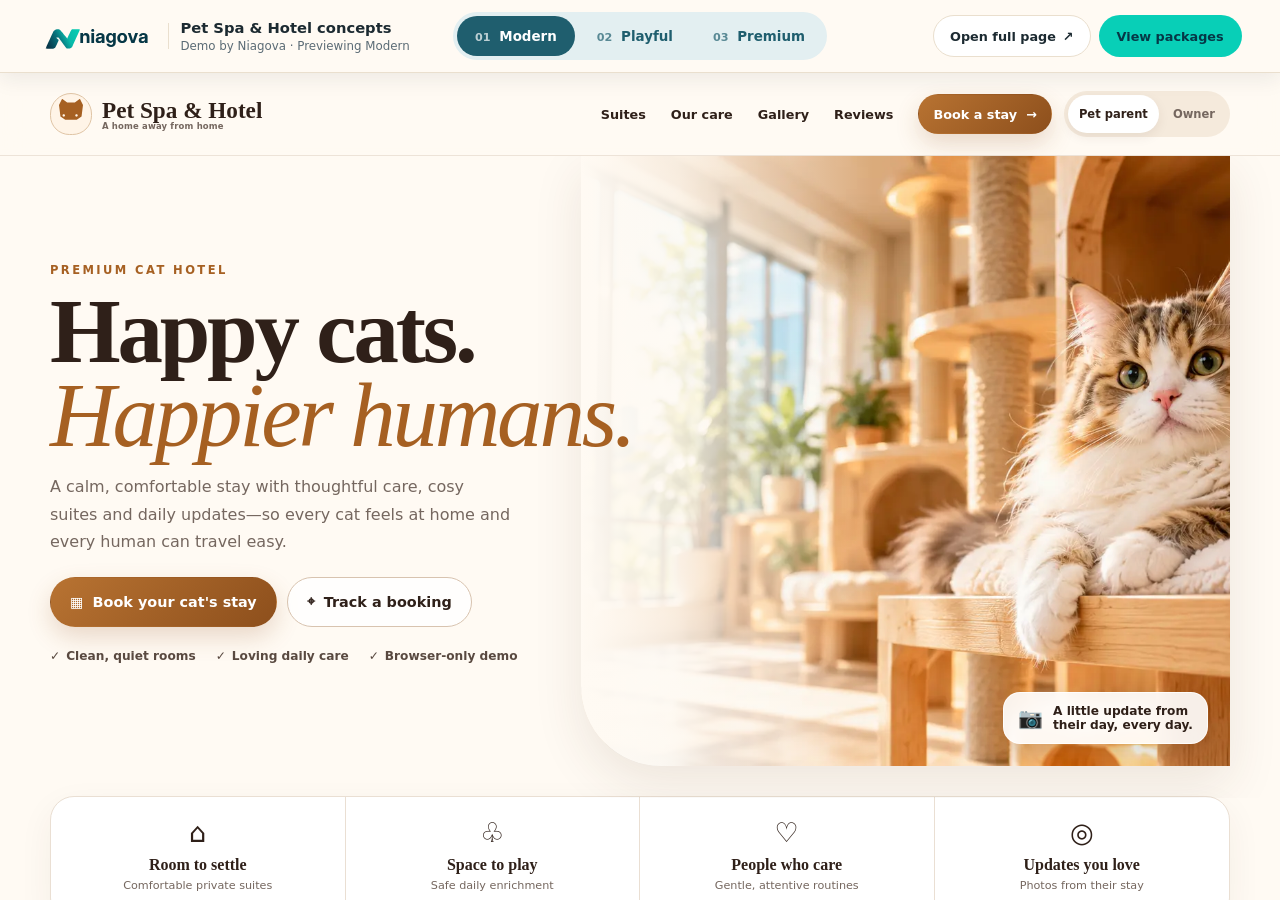
<file: index.html>
<!DOCTYPE html>
<html lang="en">
<head>
  <meta charset="UTF-8">
  <meta name="viewport" content="width=device-width, initial-scale=1.0">
  <meta name="build-version" content="__BUILD_VERSION__">
  <meta name="author" content="Niagova">
  <title>Pet Spa &amp; Hotel Template Showcase</title>
  <meta name="description" content="Compare three Pet Spa &amp; Hotel website concepts in one showcase: Modern, Playful and Premium.">
  <meta name="theme-color" content="#fffaf3">
  <meta property="og:title" content="Pet Spa &amp; Hotel Template Showcase">
  <meta property="og:image" content="01-modern/assets/generated/hero-mobile.webp">
  <link rel="canonical" href="https://demo-cathotel.niagova.com/">
  <link rel="icon" href="favicon.ico">
  <link rel="stylesheet" href="index.css?v=__BUILD_VERSION__">
</head>
<body>
  <a class="skip-link" href="#templatePreview">Skip to website preview</a>

  <header class="showcase-bar" aria-label="Template preview controls">
    <div class="showcase-identity">
      <a class="showcase-logo" href="https://niagova.com/" target="_blank" rel="noopener"><img src="assets/niagova-logo.svg" alt="Niagova" width="118" height="28"></a>
      <span class="showcase-title">
        <strong>Pet Spa &amp; Hotel concepts</strong>
        <small><span>Demo by Niagova</span> · <span id="previewStatus" aria-live="polite">Previewing Modern</span></small>
      </span>
    </div>

    <nav class="template-tabs" aria-label="Choose a website template">
      <button class="template-tab" type="button" data-template="modern" aria-pressed="true"><span>01</span> Modern</button>
      <button class="template-tab" type="button" data-template="playful" aria-pressed="false"><span>02</span> Playful</button>
      <button class="template-tab" type="button" data-template="premium" aria-pressed="false"><span>03</span> Premium</button>
    </nav>

    <div class="showcase-actions">
      <a class="open-template" id="openTemplate" href="01-modern/index.html" target="_blank" rel="noopener" aria-label="Open this template as a full page in a new tab">
        <span class="open-label">Open full page</span> <span aria-hidden="true">↗</span>
      </a>
      <a class="view-packages" href="https://niagova.com/#pricing" target="_blank" rel="noopener">View packages</a>
    </div>
  </header>

  <!-- A shareable ?for= link opens as a branded website proposal, not a template catalogue. -->
  <header class="prospect-bar" id="prospectBar" hidden aria-label="Your personalised website preview">
    <div class="prospect-identity">
      <span class="prospect-monogram" id="prospectMonogram" aria-hidden="true">🐾</span>
      <div class="prospect-intro">
        <strong id="prospectName">Your business</strong>
        <small>Website concept made just for you <span aria-hidden="true">·</span> <a href="https://niagova.com/" target="_blank" rel="noopener">by Niagova</a></small>
      </div>
    </div>
    <nav class="prospect-styles" aria-label="Explore your website styles">
      <button type="button" data-template="premium" aria-pressed="false">Elegant</button>
      <button type="button" data-template="modern" aria-pressed="false">Modern</button>
      <button type="button" data-template="playful" aria-pressed="false">Playful</button>
    </nav>
    <a class="prospect-cta" id="prospectContact" href="https://niagova.com/#pricing" target="_blank" rel="noopener">
      <span>Make it yours</span><span aria-hidden="true">↗</span>
    </a>
  </header>

  <main class="preview-shell">
    <iframe id="templatePreview" name="templatePreview" src="about:blank" title="Cat hotel website template preview"></iframe>
  </main>

  <noscript>
    <div class="no-script">
      JavaScript is needed for the template switcher. Open a template directly:
      <a href="01-modern/index.html">Modern</a>,
      <a href="02-playful/index.html">Playful</a> or
      <a href="03-premium/index.html">Premium</a>.
    </div>
  </noscript>

  <script src="index.js?v=__BUILD_VERSION__"></script>
</body>
</html>
</file>
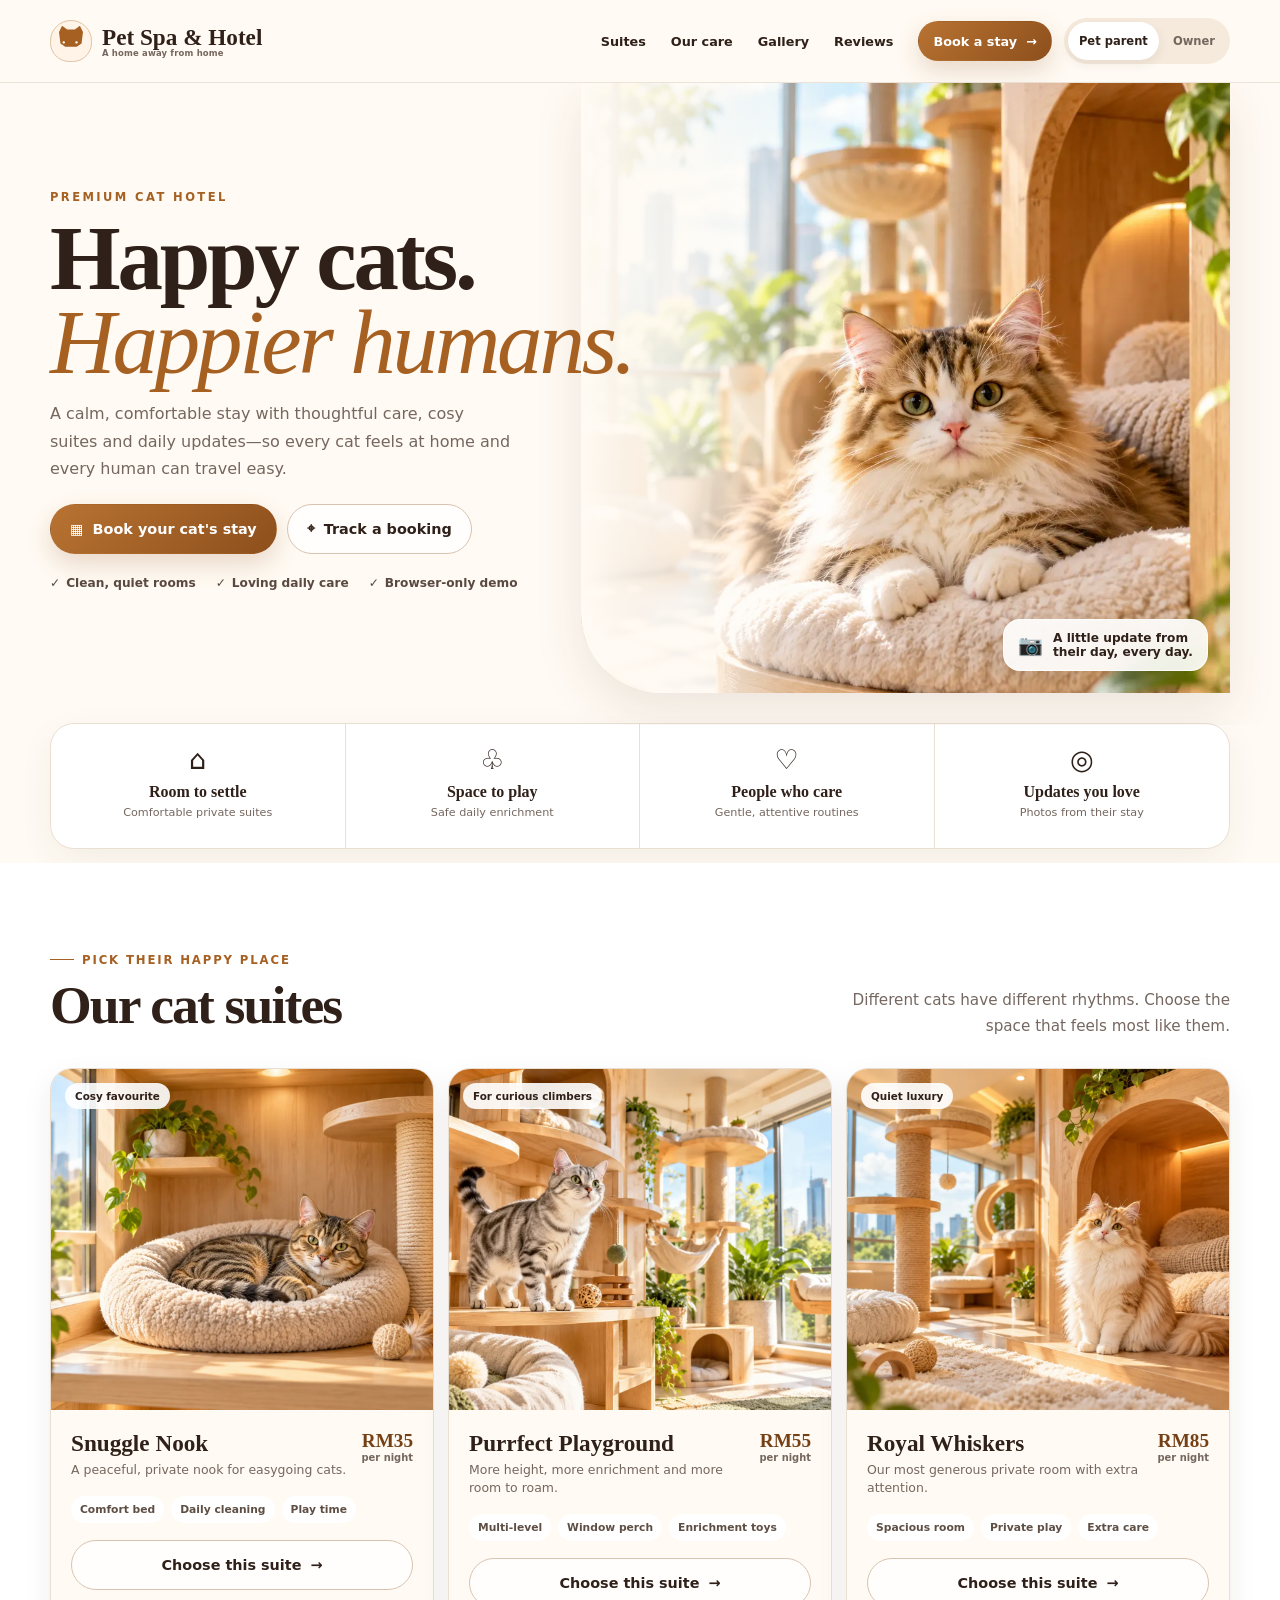
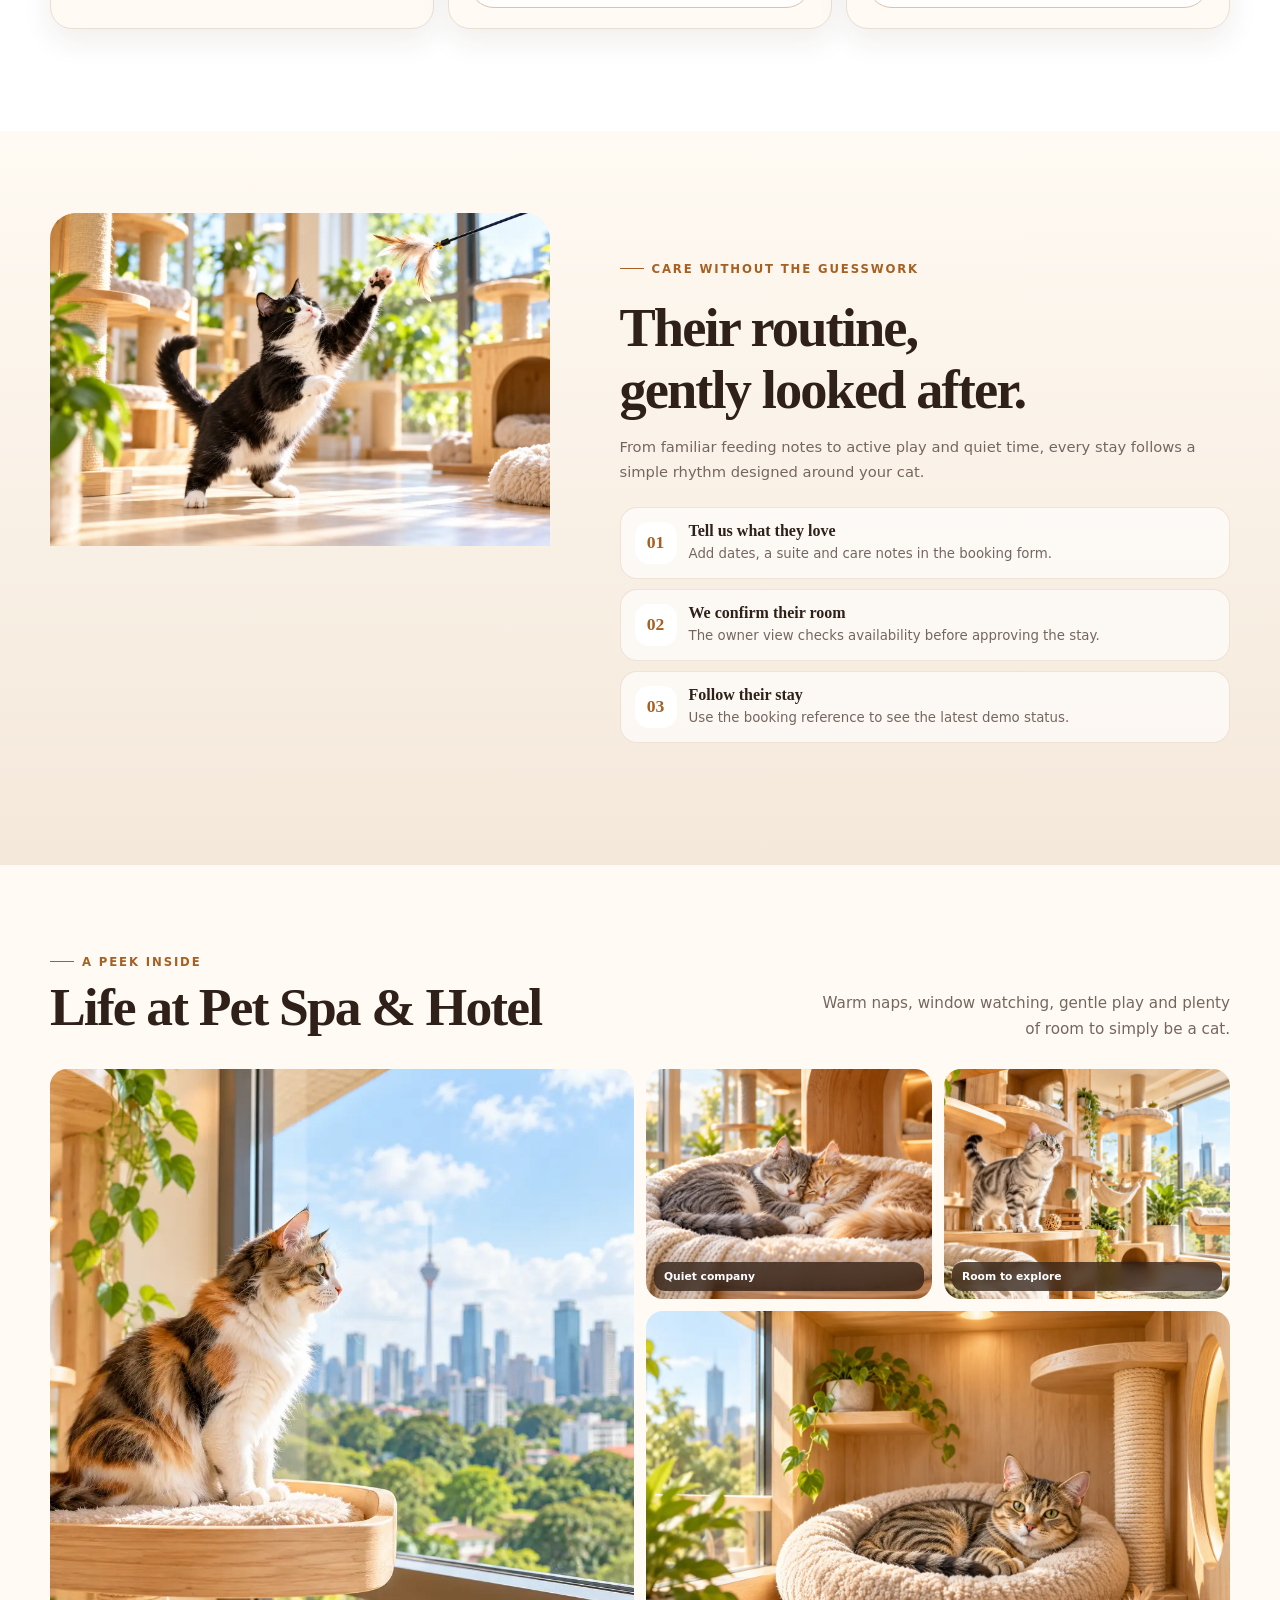
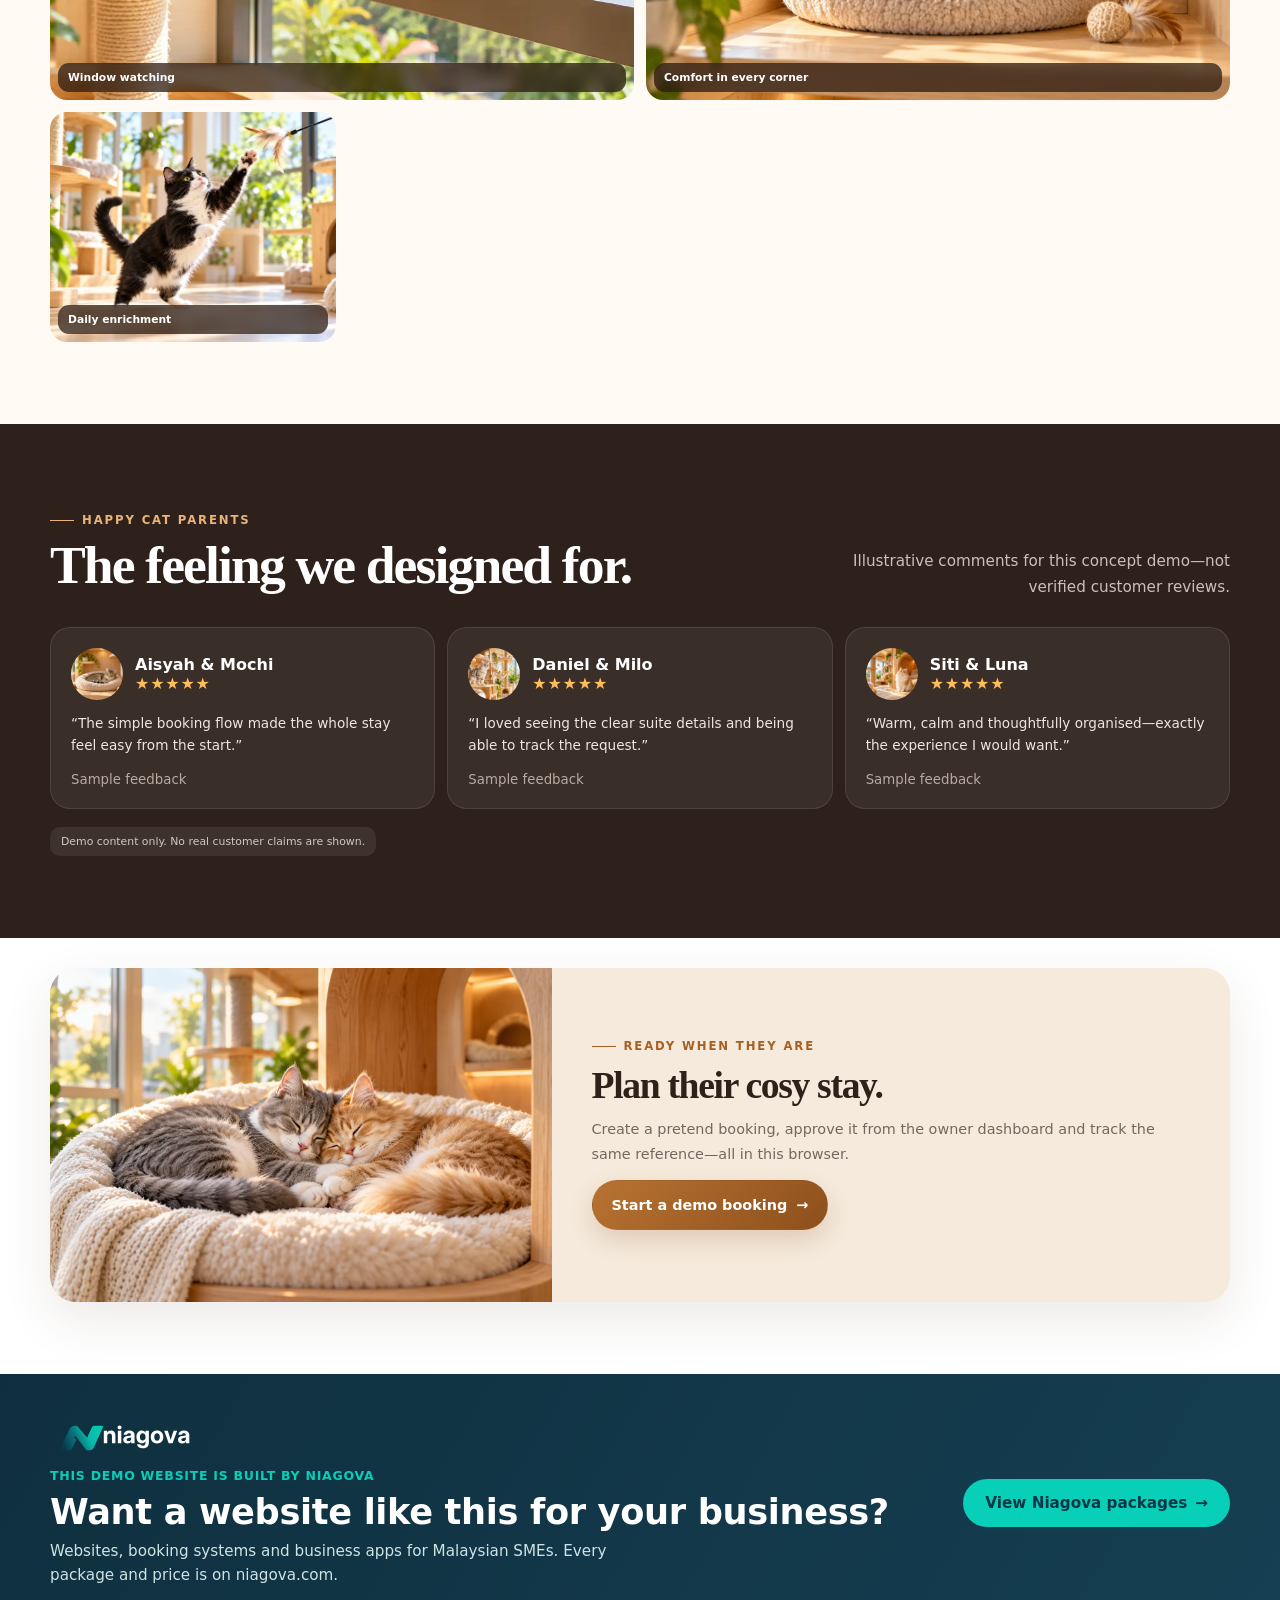
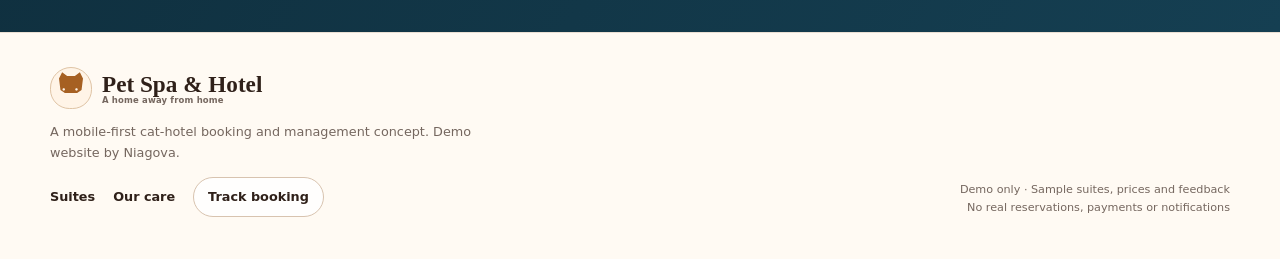
<file: 01-modern/index.html>
<!doctype html>
<html lang="en">
<head>
  <meta charset="utf-8">
  <meta name="viewport" content="width=device-width, initial-scale=1">
  <meta name="theme-color" content="#fffaf3">
  <meta name="description" content="Pet Spa &amp; Hotel is a mobile-friendly cat hotel booking and owner-management concept by Niagova.">
  <meta name="author" content="Niagova">
  <title>Pet Spa &amp; Hotel | Happy cats, happier humans</title>
  <link rel="stylesheet" href="style.css">
  <script src="../personalise.js?v=__BUILD_VERSION__"></script>
</head>
<body>
  <a class="skip-link" href="#consumer">Skip to content</a>

  <header class="site-header">
    <nav class="container nav" aria-label="Primary navigation">
      <a class="brand" href="#consumer" onclick="switchView('consumer')" aria-label="Pet Spa &amp; Hotel home">
        <span class="brand-mark" aria-hidden="true">🐾</span>
        <span>Pet Spa &amp; Hotel<small>A home away from home</small></span>
      </a>

      <div class="desktop-nav">
        <a href="#suites">Suites</a>
        <a href="#care">Our care</a>
        <a href="#gallery">Gallery</a>
        <a href="#reviews">Reviews</a>
        <button class="btn small" onclick="openBooking()">Book a stay <span aria-hidden="true">→</span></button>
      </div>

      <div class="nav-tools">
        <div class="perspective-switch" aria-label="Demo perspective">
          <button id="consumer-tab" class="active" type="button" aria-pressed="true" onclick="switchView('consumer')">Pet parent</button>
          <button id="owner-tab" type="button" aria-pressed="false" onclick="switchView('owner')">Owner</button>
        </div>
        <button class="btn icon-only menu-toggle" id="menu-toggle" type="button" aria-expanded="false" aria-controls="mobile-menu" aria-label="Open navigation" onclick="toggleMenu()">☰</button>
      </div>
    </nav>
    <div class="mobile-menu" id="mobile-menu">
      <a href="#suites" onclick="closeMenu()">Our suites</a>
      <a href="#care" onclick="closeMenu()">How we care</a>
      <a href="#gallery" onclick="closeMenu()">Life at Pet Spa &amp; Hotel</a>
      <a href="#reviews" onclick="closeMenu()">Sample reviews</a>
    </div>
  </header>

  <main id="consumer" class="consumer" tabindex="-1">
    <section class="hero" aria-labelledby="hero-title">
      <div class="container hero-grid">
        <div class="hero-copy">
          <span class="eyebrow">Premium cat hotel</span>
          <h1 id="hero-title">Happy cats.<span>Happier humans.</span></h1>
          <p class="hero-lead">A calm, comfortable stay with thoughtful care, cosy suites and daily updates—so every cat feels at home and every human can travel easy.</p>
          <div class="hero-actions">
            <button class="btn" type="button" onclick="openBooking()"><span aria-hidden="true">▦</span> Book your cat's stay</button>
            <button class="btn secondary" type="button" onclick="openTracker()"><span aria-hidden="true">⌖</span> Track a booking</button>
          </div>
          <div class="hero-proof" aria-label="Pet Spa &amp; Hotel care highlights">
            <span><b aria-hidden="true">✓</b> Clean, quiet rooms</span>
            <span><b aria-hidden="true">✓</b> Loving daily care</span>
            <span><b aria-hidden="true">✓</b> Browser-only demo</span>
          </div>
        </div>

        <div class="hero-media">
          <picture>
            <source media="(min-width: 860px)" srcset="assets/generated/hero-desktop.webp">
            <img src="assets/generated/hero-mobile.webp" width="1024" height="1536" alt="Fluffy cat resting in a bright timber suite at Pet Spa &amp; Hotel" fetchpriority="high">
          </picture>
          <div class="photo-note"><span aria-hidden="true">📷</span> A little update from their day, every day.</div>
        </div>
      </div>
    </section>

    <section class="perks-wrap" aria-label="Why cats feel at home">
      <div class="container perks">
        <div class="perk"><span class="perk-icon" aria-hidden="true">⌂</span><strong>Room to settle</strong><small>Comfortable private suites</small></div>
        <div class="perk"><span class="perk-icon" aria-hidden="true">♧</span><strong>Space to play</strong><small>Safe daily enrichment</small></div>
        <div class="perk"><span class="perk-icon" aria-hidden="true">♡</span><strong>People who care</strong><small>Gentle, attentive routines</small></div>
        <div class="perk"><span class="perk-icon" aria-hidden="true">◎</span><strong>Updates you love</strong><small>Photos from their stay</small></div>
      </div>
    </section>

    <section class="section suites" id="suites" aria-labelledby="suites-title">
      <div class="container">
        <div class="section-heading split">
          <div>
            <span class="section-kicker">Pick their happy place</span>
            <h2 id="suites-title">Our cat suites</h2>
          </div>
          <p>Different cats have different rhythms. Choose the space that feels most like them.</p>
        </div>

        <div class="suite-scroller" aria-label="Cat suite choices">
          <article class="suite-card">
            <div class="suite-image">
              <img src="assets/generated/suite-standard.webp" width="1536" height="1024" alt="Tabby cat relaxing in the Standard Suite" loading="lazy">
              <span class="suite-badge">Cosy favourite</span>
            </div>
            <div class="suite-body">
              <div class="suite-title-row">
                <div><h3>Snuggle Nook</h3><p>A peaceful, private nook for easygoing cats.</p></div>
                <div class="suite-price">RM35<small>per night</small></div>
              </div>
              <div class="features"><span>Comfort bed</span><span>Daily cleaning</span><span>Play time</span></div>
              <button class="btn secondary" type="button" onclick="openBooking('Snuggle Nook')">Choose this suite <span aria-hidden="true">→</span></button>
            </div>
          </article>

          <article class="suite-card">
            <div class="suite-image">
              <img src="assets/generated/suite-deluxe.webp" width="1672" height="941" alt="Silver tabby exploring the Deluxe Suite" loading="lazy">
              <span class="suite-badge">For curious climbers</span>
            </div>
            <div class="suite-body">
              <div class="suite-title-row">
                <div><h3>Purrfect Playground</h3><p>More height, more enrichment and more room to roam.</p></div>
                <div class="suite-price">RM55<small>per night</small></div>
              </div>
              <div class="features"><span>Multi-level</span><span>Window perch</span><span>Enrichment toys</span></div>
              <button class="btn secondary" type="button" onclick="openBooking('Purrfect Playground')">Choose this suite <span aria-hidden="true">→</span></button>
            </div>
          </article>

          <article class="suite-card">
            <div class="suite-image">
              <img src="assets/generated/suite-premium.webp" width="1536" height="1024" alt="Long-haired cat sitting in the Premium Suite" loading="lazy">
              <span class="suite-badge">Quiet luxury</span>
            </div>
            <div class="suite-body">
              <div class="suite-title-row">
                <div><h3>Royal Whiskers</h3><p>Our most generous private room with extra attention.</p></div>
                <div class="suite-price">RM85<small>per night</small></div>
              </div>
              <div class="features"><span>Spacious room</span><span>Private play</span><span>Extra care</span></div>
              <button class="btn secondary" type="button" onclick="openBooking('Royal Whiskers')">Choose this suite <span aria-hidden="true">→</span></button>
            </div>
          </article>
        </div>
      </div>
    </section>

    <section class="section care" id="care" aria-labelledby="care-title">
      <div class="container care-grid">
        <div class="care-photo">
          <img src="assets/generated/gallery-play.webp" width="1536" height="1024" alt="Tuxedo cat enjoying feather-toy enrichment at Pet Spa &amp; Hotel" loading="lazy">
        </div>
        <div class="care-copy">
          <span class="section-kicker">Care without the guesswork</span>
          <h2 id="care-title">Their routine, gently looked after.</h2>
          <p>From familiar feeding notes to active play and quiet time, every stay follows a simple rhythm designed around your cat.</p>
          <div class="care-steps">
            <div class="care-step"><span class="step-number">01</span><div><strong>Tell us what they love</strong><small>Add dates, a suite and care notes in the booking form.</small></div></div>
            <div class="care-step"><span class="step-number">02</span><div><strong>We confirm their room</strong><small>The owner view checks availability before approving the stay.</small></div></div>
            <div class="care-step"><span class="step-number">03</span><div><strong>Follow their stay</strong><small>Use the booking reference to see the latest demo status.</small></div></div>
          </div>
        </div>
      </div>
    </section>

    <section class="section" id="gallery" aria-labelledby="gallery-title">
      <div class="container">
        <div class="section-heading split">
          <div>
            <span class="section-kicker">A peek inside</span>
            <h2 id="gallery-title">Life at Pet Spa &amp; Hotel</h2>
          </div>
          <p>Warm naps, window watching, gentle play and plenty of room to simply be a cat.</p>
        </div>
        <div class="gallery-grid">
          <figure><img src="assets/generated/gallery-window.webp" width="1536" height="1024" alt="Calico cat enjoying the skyline from a Pet Spa &amp; Hotel window perch" loading="lazy"><figcaption>Window watching</figcaption></figure>
          <figure><img src="assets/generated/gallery-rest.webp" width="1536" height="1024" alt="Two cats sleeping together in a soft suite bed" loading="lazy"><figcaption>Quiet company</figcaption></figure>
          <figure><img src="assets/generated/suite-deluxe.webp" width="1672" height="941" alt="Bright multi-level cat room with a silver tabby" loading="lazy"><figcaption>Room to explore</figcaption></figure>
          <figure><img src="assets/generated/suite-standard.webp" width="1536" height="1024" alt="Cosy standard cat boarding suite" loading="lazy"><figcaption>Comfort in every corner</figcaption></figure>
          <figure><img src="assets/generated/gallery-play.webp" width="1536" height="1024" alt="Tuxedo cat reaching for a feather toy" loading="lazy"><figcaption>Daily enrichment</figcaption></figure>
        </div>
      </div>
    </section>

    <section class="section reviews" id="reviews" aria-labelledby="reviews-title">
      <div class="container">
        <div class="section-heading split">
          <div>
            <span class="section-kicker">Happy cat parents</span>
            <h2 id="reviews-title">The feeling we designed for.</h2>
          </div>
          <p>Illustrative comments for this concept demo—not verified customer reviews.</p>
        </div>
        <div class="review-grid">
          <article class="review-card"><header><img src="assets/generated/suite-standard.webp" alt="Tabby cat portrait" loading="lazy"><div><strong>Aisyah & Mochi</strong><span class="stars" aria-label="Five out of five stars">★★★★★</span></div></header><p>“The simple booking flow made the whole stay feel easy from the start.”</p><small>Sample feedback</small></article>
          <article class="review-card"><header><img src="assets/generated/suite-deluxe.webp" alt="Silver tabby portrait" loading="lazy"><div><strong>Daniel & Milo</strong><span class="stars" aria-label="Five out of five stars">★★★★★</span></div></header><p>“I loved seeing the clear suite details and being able to track the request.”</p><small>Sample feedback</small></article>
          <article class="review-card"><header><img src="assets/generated/suite-premium.webp" alt="Long-haired cat portrait" loading="lazy"><div><strong>Siti & Luna</strong><span class="stars" aria-label="Five out of five stars">★★★★★</span></div></header><p>“Warm, calm and thoughtfully organised—exactly the experience I would want.”</p><small>Sample feedback</small></article>
        </div>
        <span class="sample-note">Demo content only. No real customer claims are shown.</span>
      </div>
    </section>

    <section class="booking-cta" aria-labelledby="cta-title">
      <div class="container cta-card">
        <div class="cta-photo"><img src="assets/generated/gallery-rest.webp" width="1536" height="1024" alt="Two comfortable cats resting together at Pet Spa &amp; Hotel" loading="lazy"></div>
        <div class="cta-copy">
          <span class="section-kicker">Ready when they are</span>
          <h2 id="cta-title">Plan their cosy stay.</h2>
          <p>Create a pretend booking, approve it from the owner dashboard and track the same reference—all in this browser.</p>
          <button class="btn" type="button" onclick="openBooking()">Start a demo booking <span aria-hidden="true">→</span></button>
        </div>
      </div>
    </section>
  </main>

  <main id="owner" class="owner container" tabindex="-1">
    <section class="owner-hero" aria-labelledby="owner-title">
      <div>
        <span class="demo-pill">Owner workspace · local demo</span>
        <h1 id="owner-title">A calmer day behind the counter.</h1>
        <p>Review booking requests, protect room availability and keep every stay organised in one friendly view.</p>
      </div>
      <div class="owner-actions"><button class="btn secondary" type="button" onclick="switchView('consumer')">← Return to pet parent view</button></div>
    </section>

    <section class="stats" aria-label="Booking overview">
      <div class="stat"><strong id="stat-all">0</strong><small>Total requests</small></div>
      <div class="stat"><strong id="stat-pending">0</strong><small>Waiting for approval</small></div>
      <div class="stat"><strong id="stat-confirmed">0</strong><small>Confirmed stays</small></div>
      <div class="stat"><strong id="stat-revenue">RM0</strong><small>Confirmed demo value</small></div>
    </section>

    <div class="dashboard">
      <section class="panel" aria-labelledby="requests-title">
        <div class="panel-head"><div><h2 id="requests-title">Booking requests</h2><p>Approve or reject stays saved in this browser.</p></div><button class="btn secondary small" type="button" onclick="resetDemo()">Reset</button></div>
        <div id="booking-list" aria-live="polite"></div>
      </section>

      <aside class="panel">
        <h3>Built for a smooth handover</h3>
        <p>This concept connects the guest journey to a simple operations view.</p>
        <div class="owner-list">
          <span><b aria-hidden="true">01</b> Requests appear as soon as a pet parent submits.</span>
          <span><b aria-hidden="true">02</b> Conflicting confirmed stays are blocked automatically.</span>
          <span><b aria-hidden="true">03</b> Status changes are available in the booking tracker.</span>
        </div>
        <div class="notice"><b>Simulation mode:</b> Records remain in localStorage on this device. No payments, messages or customer accounts are created.</div>
        <br>
        <button class="btn secondary" type="button" onclick="seedDemo()">Add sample bookings</button>
      </aside>
    </div>
  </main>

<section class="niagova-band" aria-labelledby="niagova-title">
  <div class="niagova-band-inner">
    <div>
      <img src="assets/niagova-logo-on-dark.svg" alt="Niagova" width="150" height="36" loading="lazy">
      <p class="niagova-band-kicker">This demo website is built by Niagova</p>
      <h2 id="niagova-title">Want a website like this for your business?</h2>
      <p class="niagova-band-copy">Websites, booking systems and business apps for Malaysian SMEs. Every package and price is on niagova.com.</p>
    </div>
    <a class="niagova-band-cta" href="https://niagova.com/#pricing" target="_blank" rel="noopener">View Niagova packages <span aria-hidden="true">→</span></a>
  </div>
</section>

  <footer class="site-footer">
    <div class="container footer-grid">
      <div>
        <a class="brand" href="#consumer" onclick="switchView('consumer')"><span class="brand-mark" aria-hidden="true">🐾</span><span>Pet Spa &amp; Hotel<small>A home away from home</small></span></a>
        <p class="footer-copy">A mobile-first cat-hotel booking and management concept. Demo website by <a href="https://niagova.com/" target="_blank" rel="noopener">Niagova</a>.</p>
        <div class="footer-links"><a href="#suites">Suites</a><a href="#care">Our care</a><button class="btn secondary small" type="button" onclick="openTracker()">Track booking</button></div>
      </div>
      <div class="footer-meta">Demo only · Sample suites, prices and feedback<br>No real reservations, payments or notifications</div>
    </div>
  </footer>

  <div class="mobile-dock" id="mobile-dock">
    <button class="btn secondary" type="button" onclick="openTracker()">Track</button>
    <button class="btn" type="button" onclick="openBooking()">Book a stay <span aria-hidden="true">→</span></button>
  </div>

  <div id="tracker-overlay" class="overlay" role="dialog" aria-modal="true" aria-labelledby="tracker-title" aria-describedby="tracker-description">
    <div class="modal">
      <div class="modal-head"><div><span class="section-kicker">Booking status</span><h2 id="tracker-title">Track a booking</h2></div><button class="close" type="button" aria-label="Close booking tracker" onclick="closeTracker()">✕</button></div>
      <p id="tracker-description">Enter the reference from a demo booking. Records are available only in this browser.</p>
      <div class="field"><label for="tracking-id">Booking reference</label><input id="tracking-id" placeholder="PS-XXXXXXXX" autocomplete="off" autocapitalize="characters"></div>
      <button class="btn" type="button" onclick="trackBooking()">Check status <span aria-hidden="true">→</span></button>
      <div id="tracking-result" class="tracking-result" aria-live="polite"></div>
    </div>
  </div>

  <div id="booking-overlay" class="overlay" role="dialog" aria-modal="true" aria-labelledby="booking-title" aria-describedby="booking-description">
    <div class="modal">
      <div class="modal-head"><div><span class="section-kicker">A cosy stay awaits</span><h2 id="booking-title">Book their suite</h2></div><button class="close" type="button" aria-label="Close booking form" onclick="closeBooking()">✕</button></div>
      <p id="booking-description">Create a pretend booking to experience the complete Pet Spa &amp; Hotel flow.</p>
      <form id="booking-form">
        <div class="fields">
          <div class="field full"><label for="cat-name">Your cat's name *</label><input id="cat-name" required maxlength="40" placeholder="e.g. Oyen" autocomplete="off"></div>
          <div class="field full"><label for="suite">Choose a suite *</label><select id="suite"><option>Snuggle Nook</option><option>Purrfect Playground</option><option>Royal Whiskers</option></select></div>
          <div class="field"><label for="check-in">Check-in *</label><input type="date" id="check-in" required></div>
          <div class="field"><label for="check-out">Check-out *</label><input type="date" id="check-out" required></div>
          <div class="field full"><label for="note">Care notes <span class="optional">(optional)</span></label><textarea id="note" rows="3" maxlength="200" placeholder="Favourite toys, feeding routine, little quirks..."></textarea></div>
        </div>
        <div class="total"><span>Estimated demo total</span><span id="booking-total">Select valid dates</span></div>
        <p id="booking-error" class="error" role="alert"></p>
        <button class="btn full-button" type="submit">Submit demo booking <span aria-hidden="true">→</span></button>
      </form>
      <div id="booking-success" hidden tabindex="-1"></div>
    </div>
  </div>

  <div class="toast" id="toast" role="status" aria-live="polite"></div>
  <script src="script.js"></script>
<script src="../prospect-enhance.js?v=__BUILD_VERSION__"></script>
</body>
</html>
</file>
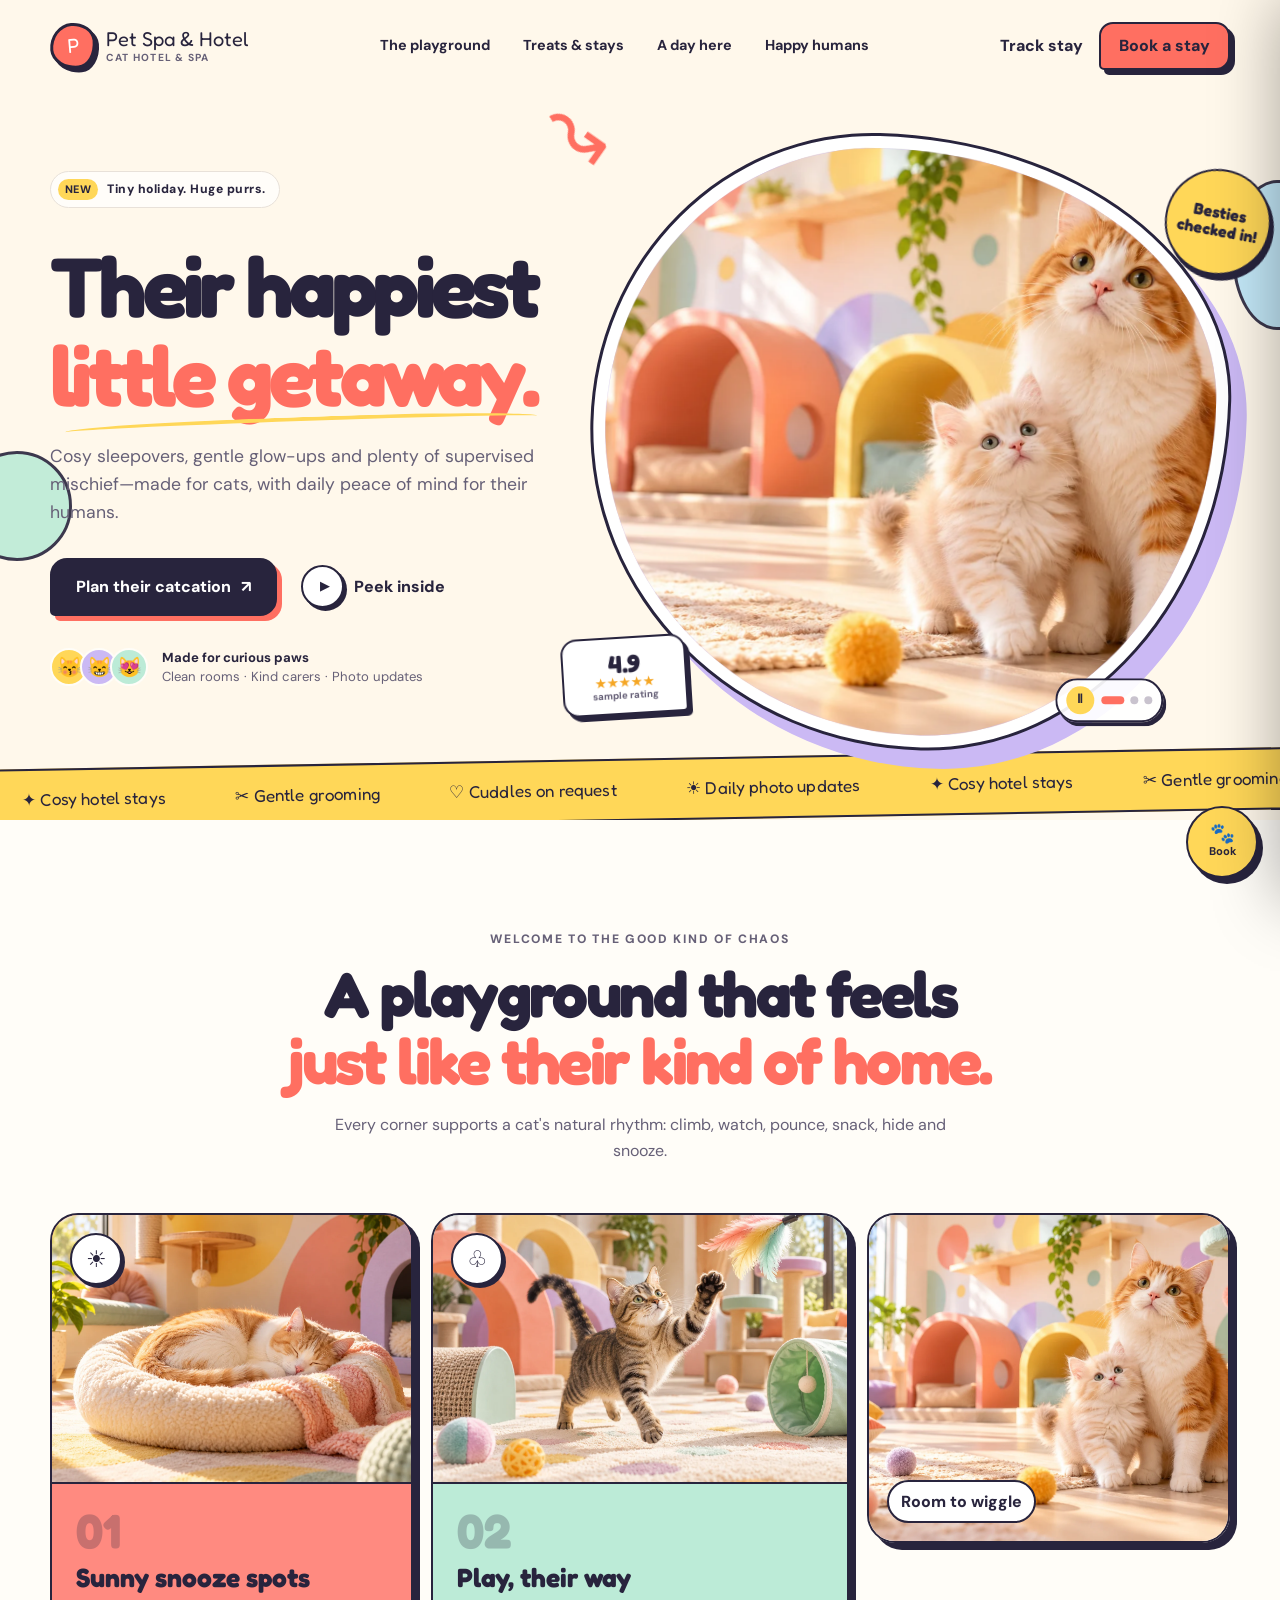
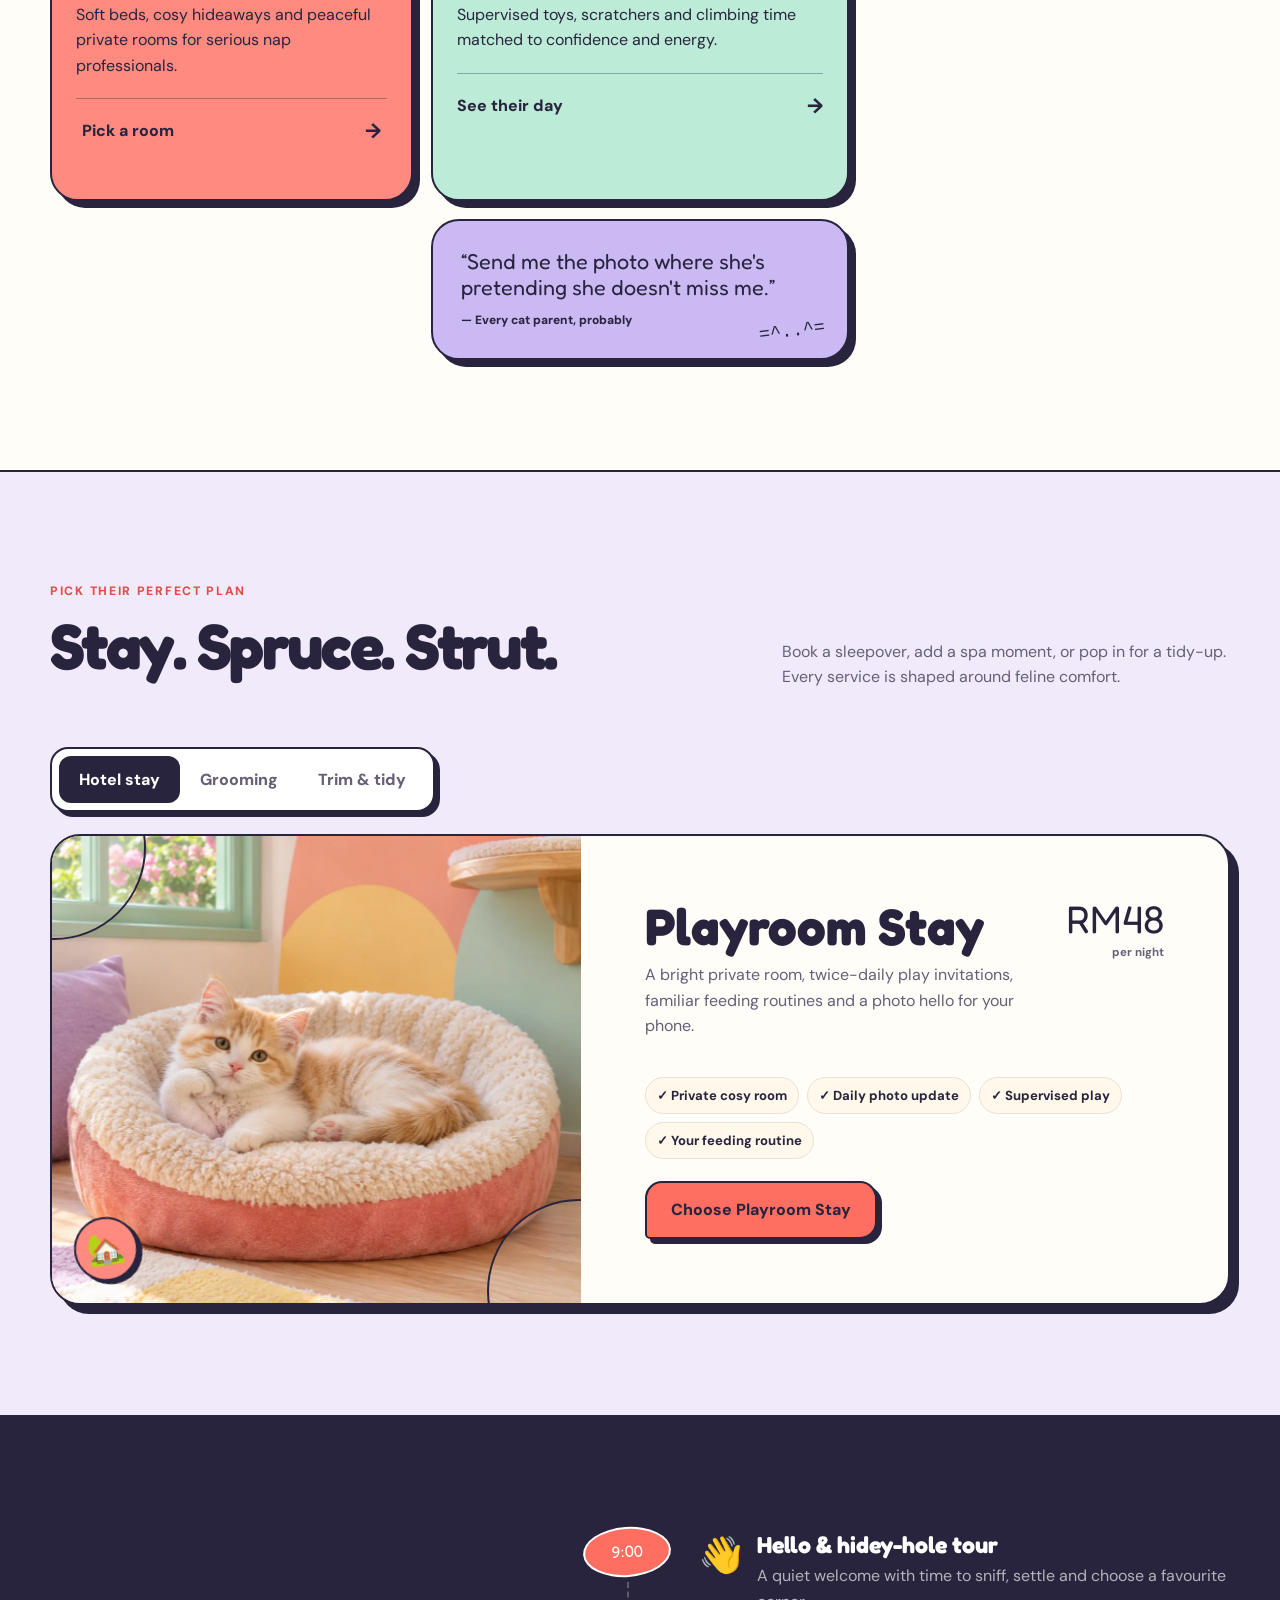
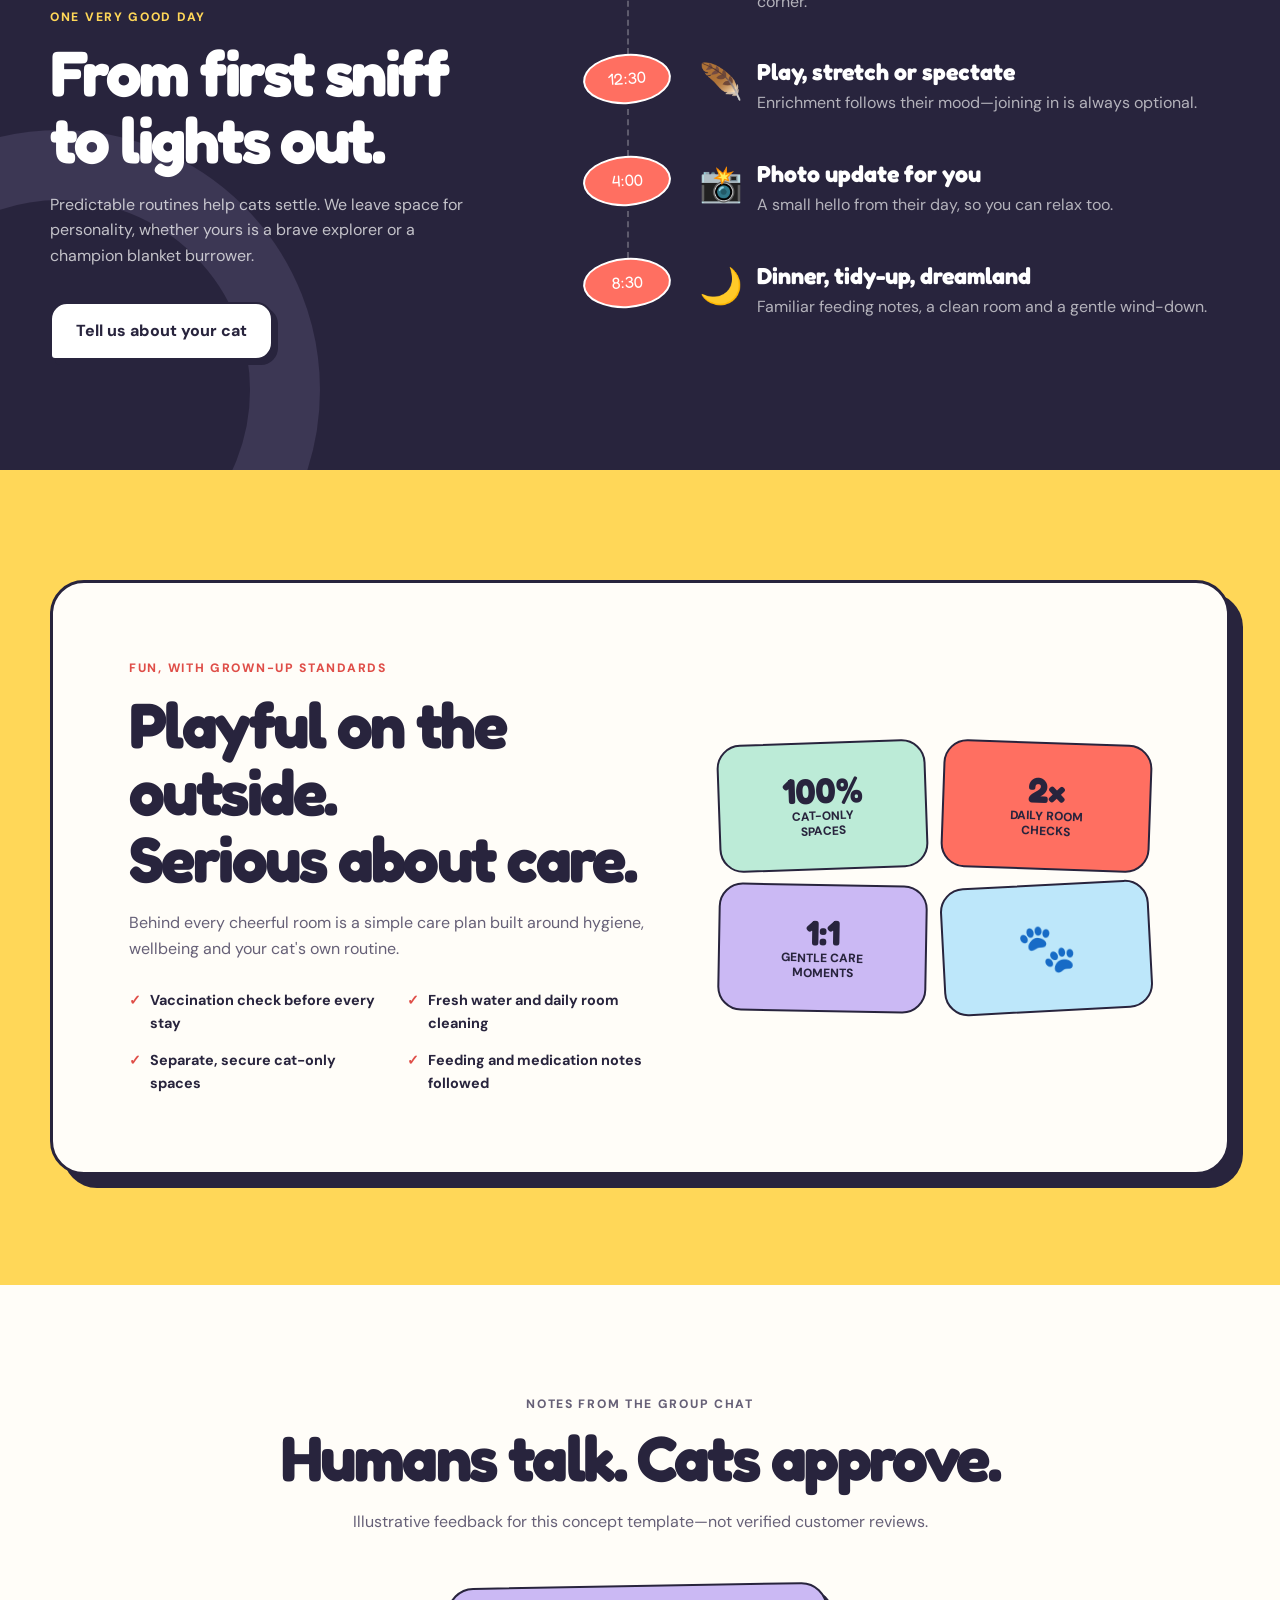
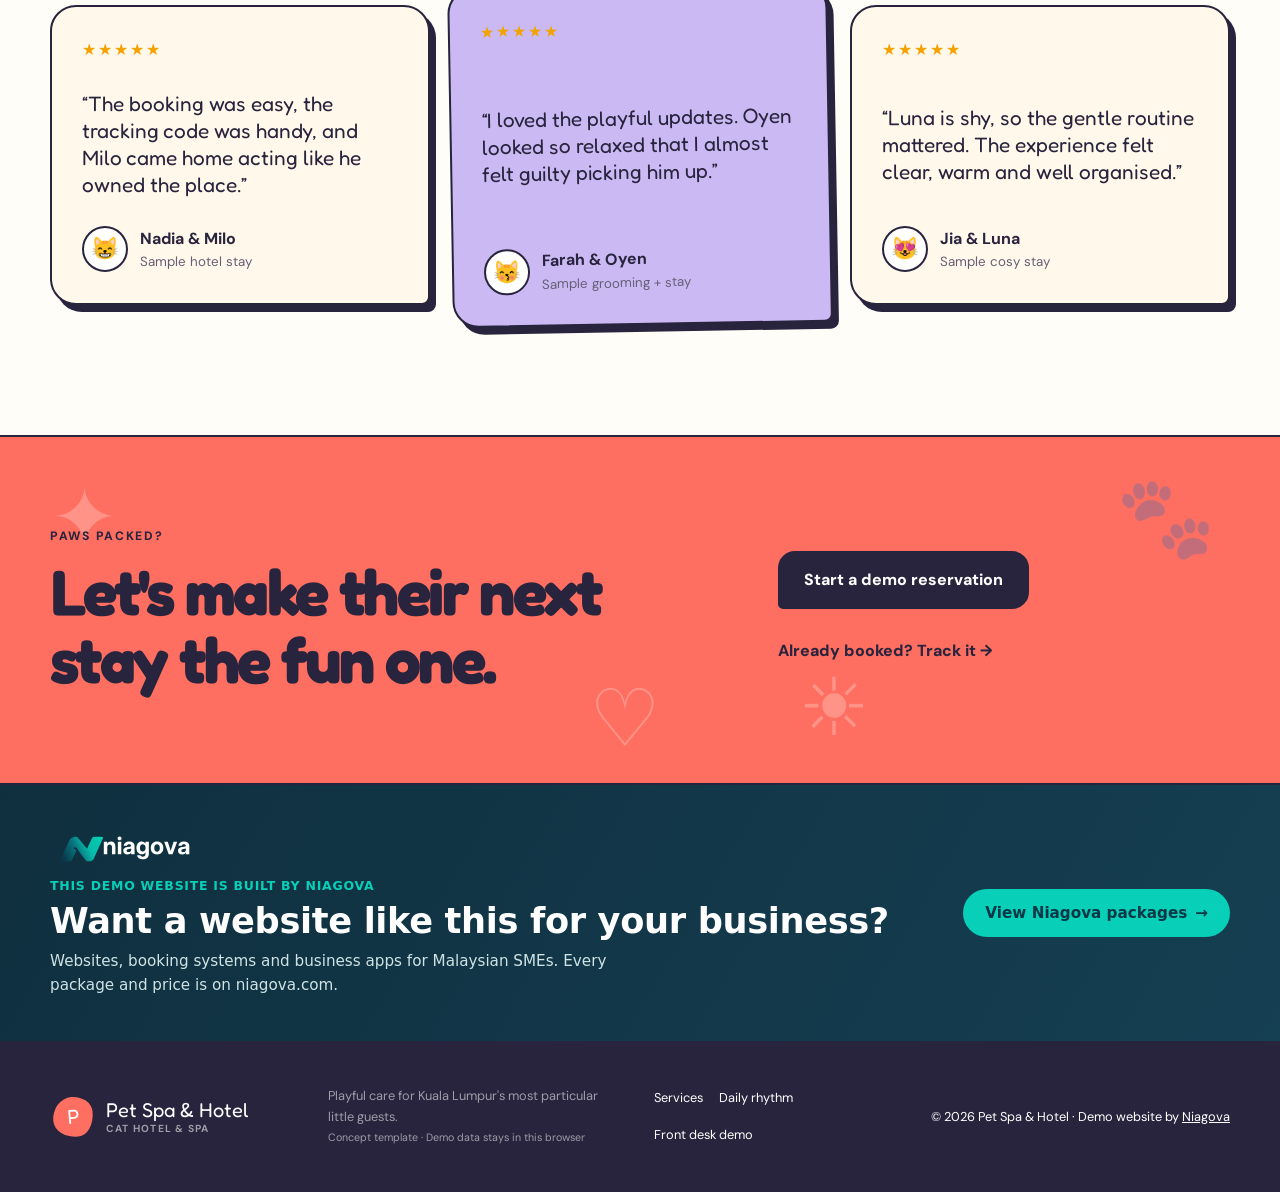
<file: 02-playful/index.html>
<!doctype html>
<html lang="en">
<head>
  <meta charset="utf-8">
  <meta name="viewport" content="width=device-width, initial-scale=1">
  <meta name="theme-color" content="#ff6f61">
  <meta name="description" content="Pet Spa &amp; Hotel is a playful cat hotel concept with cosy stays, gentle grooming, neat trims and browser-only demo reservation tracking.">
  <meta name="author" content="Niagova">
  <title>Pet Spa &amp; Hotel | Cat stays with extra sparkle</title>
  <link rel="preconnect" href="https://fonts.googleapis.com">
  <link rel="preconnect" href="https://fonts.gstatic.com" crossorigin>
  <link href="https://fonts.googleapis.com/css2?family=DM+Sans:wght@400;500;600;700&family=Fredoka:wght@600;700&display=swap" rel="stylesheet">
  <link rel="stylesheet" href="style.css?v=__BUILD_VERSION__">
  <script src="../personalise.js?v=__BUILD_VERSION__"></script>
</head>
<body>
  <a class="skip-link" href="#main">Skip to content</a>

  <header class="site-header" id="top">
    <nav class="nav shell" aria-label="Primary navigation">
      <a class="brand" href="#top" aria-label="Pet Spa &amp; Hotel home">
        <span class="brand-bubble" aria-hidden="true">P</span>
        <span>Pet Spa &amp; Hotel<small>Cat hotel &amp; spa</small></span>
      </a>
      <div class="nav-links" id="navLinks">
        <a href="#playground">The playground</a>
        <a href="#services">Treats &amp; stays</a>
        <a href="#routine">A day here</a>
        <a href="#reviews">Happy humans</a>
      </div>
      <div class="nav-actions">
        <button class="text-button" type="button" data-open-panel="track">Track stay</button>
        <button class="button button-small" type="button" data-open-booking>Book a stay</button>
        <button class="menu-button" id="menuButton" type="button" aria-label="Open menu" aria-expanded="false" aria-controls="navLinks"><span></span><span></span></button>
      </div>
    </nav>
  </header>

  <main id="main">
    <section class="hero" aria-labelledby="hero-title">
      <div class="hero-shape shape-one" aria-hidden="true"></div>
      <div class="hero-shape shape-two" aria-hidden="true"></div>
      <div class="shell hero-grid">
        <div class="hero-copy">
          <p class="mini-label"><span>New</span> Tiny holiday. Huge purrs.</p>
          <h1 id="hero-title">Their happiest<br><em>little getaway.</em></h1>
          <p class="hero-text">Cosy sleepovers, gentle glow-ups and plenty of supervised mischief—made for cats, with daily peace of mind for their humans.</p>
          <div class="hero-buttons">
            <button class="button button-dark" type="button" data-open-booking>Plan their catcation <span aria-hidden="true">↗</span></button>
            <a class="round-link" href="#playground"><span aria-hidden="true">▶</span> Peek inside</a>
          </div>
          <div class="cat-parent-row">
            <div class="tiny-faces" aria-hidden="true"><span>😽</span><span>😸</span><span>😻</span></div>
            <p><strong>Made for curious paws</strong><br><span>Clean rooms · Kind carers · Photo updates</span></p>
          </div>
        </div>

        <div class="hero-visual">
          <div class="hero-photo-wrap" id="heroCarousel" aria-roledescription="carousel" aria-label="Happy Pet Spa &amp; Hotel guests">
            <div class="hero-slides" aria-live="off">
              <img class="hero-slide is-active" src="images/playful-cat-and-kitten.webp?v=__BUILD_VERSION__" width="1536" height="1024" alt="An adorable ginger cat and fluffy cream kitten together in a colourful cat hotel playroom" fetchpriority="high">
              <img class="hero-slide" src="images/hero-tuxedo-kitten.webp?v=__BUILD_VERSION__" width="1536" height="1024" alt="A tuxedo cat and fluffy grey kitten relaxing together in a colourful cat hotel" loading="eager">
              <img class="hero-slide" src="images/hero-calico-kitten.webp?v=__BUILD_VERSION__" width="1536" height="1024" alt="A calico cat and orange kitten exploring a mint play tunnel in a cheerful cat hotel" loading="eager">
            </div>
            <span class="photo-sticker sticker-top" aria-hidden="true">Besties<br>checked in!</span>
            <span class="photo-sticker sticker-bottom"><b>4.9</b><span aria-hidden="true">★★★★★</span><small>sample rating</small></span>
            <div class="hero-carousel-controls" aria-label="Hero image controls">
              <button class="carousel-toggle" id="carouselToggle" type="button" aria-label="Pause hero images" aria-pressed="false"><span aria-hidden="true">Ⅱ</span></button>
              <div class="carousel-dots" role="group" aria-label="Choose hero image">
                <button class="is-active" type="button" data-hero-slide="0" aria-label="Show hero image 1" aria-current="true"></button>
                <button type="button" data-hero-slide="1" aria-label="Show hero image 2"></button>
                <button type="button" data-hero-slide="2" aria-label="Show hero image 3"></button>
              </div>
            </div>
          </div>
          <div class="scribble" aria-hidden="true">↝</div>
        </div>
      </div>
      <div class="joy-strip" aria-label="Care highlights">
        <div class="joy-track">
          <span>✦ Cosy hotel stays</span><span>✂ Gentle grooming</span><span>♡ Cuddles on request</span><span>☀ Daily photo updates</span><span>✦ Cosy hotel stays</span><span>✂ Gentle grooming</span><span>♡ Cuddles on request</span><span>☀ Daily photo updates</span>
        </div>
      </div>
    </section>

    <section class="playground section" id="playground" aria-labelledby="playground-title">
      <div class="shell">
        <div class="section-heading heading-center">
          <p class="kicker">Welcome to the good kind of chaos</p>
          <h2 id="playground-title">A playground that feels<br><span>just like their kind of home.</span></h2>
          <p>Every corner supports a cat's natural rhythm: climb, watch, pounce, snack, hide and snooze.</p>
        </div>
        <div class="play-grid">
          <article class="play-card feature-card coral-card">
            <div class="card-media">
              <img src="images/sunny-snooze-spots.webp?v=__BUILD_VERSION__" width="1536" height="1024" alt="A ginger-and-white cat sleeping peacefully in a sunny plush bed" loading="lazy">
              <span class="card-icon" aria-hidden="true">☀</span>
            </div>
            <div class="card-body">
              <p class="card-number">01</p>
              <h3>Sunny snooze spots</h3>
              <p>Soft beds, cosy hideaways and peaceful private rooms for serious nap professionals.</p>
              <button type="button" class="card-link" data-open-booking>Pick a room <span>→</span></button>
            </div>
          </article>
          <article class="play-card feature-card mint-card">
            <div class="card-media">
              <img src="images/play-their-way.webp?v=__BUILD_VERSION__" width="1536" height="1024" alt="A playful tabby cat reaching for a feather toy in a colourful enrichment room" loading="lazy">
              <span class="card-icon" aria-hidden="true">♧</span>
            </div>
            <div class="card-body">
              <p class="card-number">02</p>
              <h3>Play, their way</h3>
              <p>Supervised toys, scratchers and climbing time matched to confidence and energy.</p>
              <a class="card-link" href="#routine">See their day <span>→</span></a>
            </div>
          </article>
          <article class="play-card image-card">
            <img src="images/playful-cat-and-kitten.webp?v=__BUILD_VERSION__" width="1536" height="1024" alt="Cute kitten exploring a bright, colourful cat playroom" loading="lazy">
            <span class="image-caption">Room to wiggle</span>
          </article>
          <article class="play-card lilac-card quote-card">
            <p>“Send me the photo where she's pretending she doesn't miss me.”</p>
            <span>— Every cat parent, probably</span>
            <div class="doodle-cat" aria-hidden="true">=^..^=</div>
          </article>
        </div>
      </div>
    </section>

    <section class="services section" id="services" aria-labelledby="services-title">
      <div class="shell">
        <div class="section-heading heading-split">
          <div>
            <p class="kicker">Pick their perfect plan</p>
            <h2 id="services-title">Stay. Spruce. Strut.</h2>
          </div>
          <p>Book a sleepover, add a spa moment, or pop in for a tidy-up. Every service is shaped around feline comfort.</p>
        </div>
        <div class="service-tabs" role="tablist" aria-label="Cat care services">
          <button type="button" role="tab" aria-selected="true" data-service-tab="stay">Hotel stay</button>
          <button type="button" role="tab" aria-selected="false" data-service-tab="groom">Grooming</button>
          <button type="button" role="tab" aria-selected="false" data-service-tab="trim">Trim &amp; tidy</button>
        </div>
        <div class="service-stage" id="serviceStage" aria-live="polite"></div>
      </div>
    </section>

    <section class="routine section" id="routine" aria-labelledby="routine-title">
      <div class="shell routine-grid">
        <div class="routine-intro">
          <p class="kicker">One very good day</p>
          <h2 id="routine-title">From first sniff<br>to lights out.</h2>
          <p>Predictable routines help cats settle. We leave space for personality, whether yours is a brave explorer or a champion blanket burrower.</p>
          <button class="button button-light" type="button" data-open-booking>Tell us about your cat</button>
        </div>
        <ol class="timeline">
          <li><time>9:00</time><div><span aria-hidden="true">👋</span><h3>Hello &amp; hidey-hole tour</h3><p>A quiet welcome with time to sniff, settle and choose a favourite corner.</p></div></li>
          <li><time>12:30</time><div><span aria-hidden="true">🪶</span><h3>Play, stretch or spectate</h3><p>Enrichment follows their mood—joining in is always optional.</p></div></li>
          <li><time>4:00</time><div><span aria-hidden="true">📸</span><h3>Photo update for you</h3><p>A small hello from their day, so you can relax too.</p></div></li>
          <li><time>8:30</time><div><span aria-hidden="true">🌙</span><h3>Dinner, tidy-up, dreamland</h3><p>Familiar feeding notes, a clean room and a gentle wind-down.</p></div></li>
        </ol>
      </div>
    </section>

    <section class="safety section" aria-labelledby="safety-title">
      <div class="shell safety-card">
        <div class="safety-copy">
          <p class="kicker">Fun, with grown-up standards</p>
          <h2 id="safety-title">Playful on the outside.<br>Serious about care.</h2>
          <p>Behind every cheerful room is a simple care plan built around hygiene, wellbeing and your cat's own routine.</p>
          <ul>
            <li><span>✓</span> Vaccination check before every stay</li>
            <li><span>✓</span> Fresh water and daily room cleaning</li>
            <li><span>✓</span> Separate, secure cat-only spaces</li>
            <li><span>✓</span> Feeding and medication notes followed</li>
          </ul>
        </div>
        <div class="safety-badges" aria-label="Care standards">
          <div><b>100%</b><span>cat-only<br>spaces</span></div>
          <div><b>2×</b><span>daily room<br>checks</span></div>
          <div><b>1:1</b><span>gentle care<br>moments</span></div>
          <div class="big-paw" aria-hidden="true">🐾</div>
        </div>
      </div>
    </section>

    <section class="reviews section" id="reviews" aria-labelledby="reviews-title">
      <div class="shell">
        <div class="section-heading heading-center">
          <p class="kicker">Notes from the group chat</p>
          <h2 id="reviews-title">Humans talk. Cats approve.</h2>
          <p>Illustrative feedback for this concept template—not verified customer reviews.</p>
        </div>
        <div class="review-grid">
          <article><div class="review-stars" aria-label="Five out of five stars">★★★★★</div><p>“The booking was easy, the tracking code was handy, and Milo came home acting like he owned the place.”</p><footer><span>😸</span><div><b>Nadia &amp; Milo</b><small>Sample hotel stay</small></div></footer></article>
          <article class="review-featured"><div class="review-stars" aria-label="Five out of five stars">★★★★★</div><p>“I loved the playful updates. Oyen looked so relaxed that I almost felt guilty picking him up.”</p><footer><span>😽</span><div><b>Farah &amp; Oyen</b><small>Sample grooming + stay</small></div></footer></article>
          <article><div class="review-stars" aria-label="Five out of five stars">★★★★★</div><p>“Luna is shy, so the gentle routine mattered. The experience felt clear, warm and well organised.”</p><footer><span>😻</span><div><b>Jia &amp; Luna</b><small>Sample cosy stay</small></div></footer></article>
        </div>
      </div>
    </section>

    <section class="final-cta">
      <div class="shell cta-grid">
        <div>
          <p class="kicker">Paws packed?</p>
          <h2>Let's make their next<br>stay the fun one.</h2>
        </div>
        <div class="cta-actions">
          <button class="button button-dark" type="button" data-open-booking>Start a demo reservation</button>
          <button class="text-button" type="button" data-open-panel="track">Already booked? Track it →</button>
        </div>
      </div>
      <div class="cta-doodles" aria-hidden="true"><span>✦</span><span>♡</span><span>🐾</span><span>☀</span></div>
    </section>
  </main>

<section class="niagova-band" aria-labelledby="niagova-title">
  <div class="niagova-band-inner">
    <div>
      <img src="images/niagova-logo-on-dark.svg" alt="Niagova" width="150" height="36" loading="lazy">
      <p class="niagova-band-kicker">This demo website is built by Niagova</p>
      <h2 id="niagova-title">Want a website like this for your business?</h2>
      <p class="niagova-band-copy">Websites, booking systems and business apps for Malaysian SMEs. Every package and price is on niagova.com.</p>
    </div>
    <a class="niagova-band-cta" href="https://niagova.com/#pricing" target="_blank" rel="noopener">View Niagova packages <span aria-hidden="true">→</span></a>
  </div>
</section>

  <footer class="site-footer">
    <div class="shell footer-grid">
      <a class="brand footer-brand" href="#top"><span class="brand-bubble" aria-hidden="true">P</span><span>Pet Spa &amp; Hotel<small>Cat hotel &amp; spa</small></span></a>
      <p>Playful care for Kuala Lumpur's most particular little guests.<br><small>Concept template · Demo data stays in this browser</small></p>
      <nav aria-label="Footer navigation"><a href="#services">Services</a><a href="#routine">Daily rhythm</a><button type="button" data-open-panel="desk">Front desk demo</button></nav>
      <span>© <span id="year"></span> Pet Spa &amp; Hotel · Demo website by <a href="https://niagova.com/" target="_blank" rel="noopener">Niagova</a></span>
    </div>
  </footer>

  <button class="floating-book" type="button" data-open-booking aria-label="Book a cat stay"><span aria-hidden="true">🐾</span><b>Book</b></button>

  <div class="overlay" id="bookingOverlay" aria-hidden="true">
    <section class="booking-modal" role="dialog" aria-modal="true" aria-labelledby="bookingTitle">
      <button class="close-button" type="button" data-close-booking aria-label="Close reservation form">×</button>
      <div class="modal-heading">
        <p class="kicker">Demo reservation</p>
        <h2 id="bookingTitle">Plan a very good stay.</h2>
        <p>Nothing is sent. Your demo reservation lives only in this browser.</p>
      </div>
      <form id="bookingForm" novalidate>
        <div class="form-grid">
          <label>Your name<input id="ownerName" name="ownerName" type="text" autocomplete="name" placeholder="e.g. Aina" required></label>
          <label>Cat's name<input id="catName" name="catName" type="text" placeholder="e.g. Mochi" required></label>
          <label>Check-in<input id="checkIn" name="checkIn" type="date" required></label>
          <label>Check-out<input id="checkOut" name="checkOut" type="date" required></label>
          <label>Pick a plan<select id="service" name="service"><option value="stay">Playroom Stay · RM48/night</option><option value="stay-groom">Stay + Glow-Up · RM83/night</option><option value="groom">Fresh Fur Groom · RM65/visit</option><option value="trim">Tiny Tidy Trim · RM35/visit</option></select></label>
          <label>Cat personality<select id="personality" name="personality"><option>Curious explorer</option><option>Shy sweetheart</option><option>Playtime champion</option><option>Professional napper</option></select></label>
          <label class="full-field">Care notes<textarea id="notes" name="notes" rows="3" placeholder="Food, medicine, favourite toys or things we should know"></textarea></label>
        </div>
        <div class="estimate" id="estimate"><span>Estimated demo total</span><b>Choose valid dates</b></div>
        <p class="form-error" id="formError" role="alert"></p>
        <button class="button button-dark full-button" type="submit">Save demo reservation &amp; get code</button>
      </form>
      <div class="booking-success" id="bookingSuccess" hidden tabindex="-1"></div>
    </section>
  </div>

  <div class="panel-backdrop" id="panelBackdrop"></div>
  <aside class="reservation-panel" id="reservationPanel" aria-hidden="true" role="dialog" aria-modal="true" aria-labelledby="panelTitle">
    <header>
      <div><p class="kicker">Reservation clubhouse</p><h2 id="panelTitle">Find a catcation</h2></div>
      <button class="close-button" id="panelClose" type="button" aria-label="Close reservation panel">×</button>
    </header>
    <div class="panel-tabs" role="tablist" aria-label="Reservation tools">
      <button type="button" role="tab" aria-selected="true" data-panel-tab="track">Track a stay</button>
      <button type="button" role="tab" aria-selected="false" data-panel-tab="desk">Front desk demo</button>
    </div>
    <div class="panel-body">
      <section id="trackPanel" role="tabpanel">
        <label class="track-field">Tracking code<div><input id="trackingCode" type="text" autocomplete="off" spellcheck="false" placeholder="POP-ABC123"><button type="button" id="trackButton">Find</button></div></label>
        <div class="recent-codes" id="recentCodes" hidden></div>
        <div id="trackingResult" aria-live="polite"><div class="empty-state"><span>🔎</span><p>Enter the code from your demo reservation ticket.</p></div></div>
      </section>
      <section id="deskPanel" role="tabpanel" hidden>
        <div class="desk-stats"><div><b id="totalStat">0</b><span>Total</span></div><div><b id="pendingStat">0</b><span>Pending</span></div><div><b id="confirmedStat">0</b><span>Confirmed</span></div></div>
        <div class="desk-tools"><button type="button" id="seedButton">Add samples</button><button type="button" id="clearButton">Clear demo data</button></div>
        <div class="desk-list" id="deskList"></div>
      </section>
    </div>
  </aside>

  <div class="toast" id="toast" role="status" aria-live="polite"></div>
  <script src="script.js?v=__BUILD_VERSION__"></script>
<script src="../prospect-enhance.js?v=__BUILD_VERSION__"></script>
</body>
</html>
</file>
<file: index.css>
:root {
  --bar-bg: #fffaf3;
  --bar-border: #eadfce;
  --ink: #1c2a31;
  --muted: #5b6b75;
  --brand: #1f5e6e;
  --brand-soft: #e3eff1;
  --accent: #ff6f61;
  --niagova-ink: #063746;
  --niagova-mint: #08cfb7;
  --focus: #b4471c;
}

* {
  box-sizing: border-box;
}

html,
body {
  height: 100%;
  margin: 0;
}

/* The preview takes whatever height the bar leaves, so a wrapped bar never leaves a gap. */
body {
  display: flex;
  flex-direction: column;
  height: 100vh;
  height: 100dvh;
  overflow: hidden;
  background: var(--bar-bg);
  color: var(--ink);
  font-family: system-ui, -apple-system, "Segoe UI", sans-serif;
}

button,
a {
  font: inherit;
}

.skip-link {
  position: fixed;
  top: 8px;
  left: 8px;
  z-index: 20;
  padding: 10px 14px;
  border-radius: 8px;
  background: var(--ink);
  color: #fff;
  font-weight: 700;
  transform: translateY(-150%);
  transition: transform 160ms ease;
}

.skip-link:focus {
  transform: translateY(0);
}

.showcase-bar {
  position: relative;
  z-index: 10;
  display: grid;
  flex: none;
  grid-template-columns: minmax(0, 1fr) auto minmax(0, 1fr);
  align-items: center;
  gap: 22px;
  padding: 12px clamp(16px, 3vw, 42px);
  border-bottom: 1px solid var(--bar-border);
  background: var(--bar-bg);
  box-shadow: 0 6px 20px rgba(28, 42, 49, .08);
}

/* Thin progress line while a template loads. */
.showcase-bar::after {
  position: absolute;
  right: 0;
  bottom: -1px;
  left: 0;
  height: 3px;
  background: var(--accent);
  content: "";
  opacity: 0;
  transform: scaleX(0);
  transform-origin: left;
}

.showcase-bar.is-loading::after {
  opacity: 1;
  transform: scaleX(.85);
  transition: transform 1.2s ease-out;
}

.showcase-identity {
  display: flex;
  align-items: center;
  gap: 11px;
  min-width: 0;
}

.showcase-logo {
  flex: none;
  padding-right: 12px;
  border-right: 1px solid var(--bar-border);
  line-height: 0;
}

.showcase-logo img {
  width: 118px;
  height: auto;
}

.showcase-title {
  display: grid;
  min-width: 0;
  line-height: 1.2;
}

.showcase-title strong {
  overflow: hidden;
  font-size: .92rem;
  text-overflow: ellipsis;
  white-space: nowrap;
}

.showcase-title small {
  margin-top: 3px;
  color: var(--muted);
  font-size: .74rem;
}

.template-tabs {
  display: flex;
  gap: 4px;
  padding: 4px;
  border-radius: 999px;
  background: var(--brand-soft);
}

.template-tab {
  min-height: 40px;
  padding: 8px 18px;
  border: 0;
  border-radius: 999px;
  background: transparent;
  color: var(--brand);
  cursor: pointer;
  font-size: .84rem;
  font-weight: 700;
  transition: background 160ms ease, color 160ms ease;
}

.template-tab span {
  margin-right: 4px;
  font-size: .7rem;
  opacity: .7;
}

.template-tab:hover {
  background: rgba(31, 94, 110, .12);
}

.template-tab[aria-pressed="true"] {
  background: var(--brand);
  color: #fff;
}

.showcase-actions {
  display: flex;
  justify-self: end;
  gap: 8px;
}

.view-packages {
  display: inline-flex;
  align-items: center;
  min-height: 42px;
  padding: 8px 18px;
  border-radius: 999px;
  background: var(--niagova-mint);
  color: var(--niagova-ink);
  font-size: .8rem;
  font-weight: 800;
  text-decoration: none;
  white-space: nowrap;
  transition: background 160ms ease;
}

.view-packages:hover {
  background: #2fe0ca;
}

.open-template {
  display: inline-flex;
  align-items: center;
  justify-content: center;
  gap: 7px;
  min-height: 42px;
  padding: 8px 16px;
  border: 1px solid var(--bar-border);
  border-radius: 999px;
  background: #fff;
  color: var(--ink);
  font-size: .8rem;
  font-weight: 700;
  text-decoration: none;
  white-space: nowrap;
  transition: border-color 160ms ease, color 160ms ease;
}

.open-template:hover {
  border-color: var(--brand);
  color: var(--brand);
}

.template-tab:focus-visible,
.open-template:focus-visible,
.view-packages:focus-visible,
.showcase-logo:focus-visible,
.skip-link:focus-visible {
  outline: 3px solid var(--focus);
  outline-offset: 2px;
}

.preview-shell {
  flex: 1;
  min-height: 0;
  background: #fff;
}

#templatePreview {
  display: block;
  width: 100%;
  height: 100%;
  border: 0;
  background: #fff;
}

.no-script {
  position: fixed;
  right: 16px;
  bottom: 16px;
  left: 16px;
  z-index: 30;
  padding: 14px;
  border: 1px solid var(--bar-border);
  border-radius: 10px;
  background: var(--bar-bg);
  line-height: 1.6;
}

.no-script a {
  color: var(--brand);
}

@media (max-width: 1180px) {
  .showcase-bar {
    grid-template-columns: 1fr auto;
    gap: 10px 16px;
    padding-block: 10px;
  }

  .template-tabs {
    grid-column: 1 / -1;
    grid-row: 2;
  }

  .template-tab {
    flex: 1;
  }
}

@media (max-width: 720px) {
  .showcase-title {
    display: none;
  }
}

@media (max-width: 560px) {
  .showcase-bar {
    padding-inline: 12px;
  }

  .showcase-logo {
    padding-right: 0;
    border-right: 0;
  }

  .showcase-logo img {
    width: 104px;
  }

  .open-template {
    width: 42px;
    padding: 0;
  }

  .open-label {
    display: none;
  }

  .template-tab {
    padding-inline: 8px;
  }

  .template-tab span {
    display: none;
  }
}

@media (prefers-reduced-motion: reduce) {
  *,
  *::before,
  *::after {
    transition-duration: .01ms !important;
  }
}


/* Prospect presentation: personal brand first, unobtrusive style selector, full preview. */
.prospect-bar[hidden] { display: none !important; }
.is-personalised .showcase-bar { display: none; }
.prospect-bar {
  z-index: 10;
  position: relative;
  flex: none;
  display: grid;
  grid-template-columns: minmax(0,1fr) auto minmax(0,1fr);
  align-items: center;
  gap: clamp(12px,2vw,30px);
  min-height: 78px;
  padding: 11px clamp(16px,3vw,38px);
  border-bottom: 1px solid #dbe6df;
  background: linear-gradient(110deg, #fbfaf5 0%, #f3f6f1 100%);
  box-shadow: 0 7px 24px rgba(26,58,59,.075);
}
.prospect-identity { display: flex; gap: 12px; align-items: center; min-width: 0; }
.prospect-monogram {
  display: grid; place-items: center; flex: none;
  width: 45px; height: 45px; border-radius: 14px;
  background: #18494e; color: #f5ebd4;
  font: 800 1rem/1 system-ui, sans-serif; letter-spacing: -.07em;
  box-shadow: inset 0 0 0 1px rgba(255,255,255,.2);
}
.prospect-intro { min-width: 0; display: grid; gap: 3px; }
.prospect-intro strong {
  color: #193c3d; font-size: clamp(.89rem,1.5vw,1.06rem);
  line-height: 1.25; letter-spacing: -.025em;
  overflow: hidden; text-overflow: ellipsis;
  display: -webkit-box; -webkit-line-clamp: 2; -webkit-box-orient: vertical;
}
.prospect-intro small { color: #587070; font-size: .7rem; line-height: 1.35; }
.prospect-intro small a { color: #1e5d5b; font-weight: 700; }
.prospect-styles {
  display: flex; gap: 3px; padding: 4px;
  border: 1px solid #d9e6df; border-radius: 999px; background: #e9f0eb;
}
.prospect-styles button {
  display: inline-grid; place-items: center; min-width: 78px; min-height: 38px;
  padding: 8px 13px; border: 0; border-radius: 999px; background: transparent;
  color: #41615f; font: 700 .79rem/1.2 system-ui,sans-serif; cursor: pointer;
  transition: background .18s ease,color .18s ease;
}
.prospect-styles button[aria-pressed="true"] { background:#194d4c; color:#fff; box-shadow:0 3px 9px rgba(0,0,0,.13); }
.prospect-styles button:hover:not([aria-pressed="true"]) { background:#d7e7df; }
.prospect-cta {
  justify-self: end; display: inline-flex; align-items:center; justify-content:center;
  gap: 8px; min-height: 44px; padding: 10px 18px; border-radius: 999px;
  background:#194d4c; color:#fff; text-decoration: none;
  font-size:.83rem; font-weight: 800; white-space: nowrap;
  box-shadow: 0 5px 12px rgba(14,62,58,.15);
}
.prospect-cta:hover { background:#0e3838; }
.prospect-bar button:focus-visible,
.prospect-bar a:focus-visible { outline:3px solid #bd651c; outline-offset:3px; }

@media (max-width: 800px) {
  .prospect-bar { grid-template-columns: minmax(0,1fr) auto; gap:9px 10px; padding:10px 14px; }
  .prospect-styles { grid-column:1/-1; grid-row:2; width:100%; }
  .prospect-styles button { flex:1; min-width:0; min-height:36px; }
  .prospect-cta { grid-column:2; grid-row:1; padding:9px 13px; }
}
@media (max-width: 380px) {
  .prospect-identity { gap:8px; }
  .prospect-monogram { width:38px; height:38px; border-radius:11px; }
  .prospect-intro small { font-size:.62rem; }
  .prospect-cta { padding:8px 11px; font-size:.76rem; }
}
@media (prefers-reduced-motion: reduce) {
  .prospect-styles button { transition: none; }
}
</file>
<file: 01-modern/style.css>
:root {
  --ink: #2f2019;
  --muted: #75675f;
  --brand: #a66022;
  --brand-dark: #754015;
  --coral: #ef6b61;
  --cream: #fffaf3;
  --sand: #f5eadc;
  --sage: #e8f0e4;
  --line: #eadfd3;
  --white: #fff;
  --shadow: 0 18px 50px rgba(76, 48, 26, .1);
  --serif: Georgia, "Times New Roman", serif;
  --sans: Inter, ui-sans-serif, system-ui, -apple-system, BlinkMacSystemFont, "Segoe UI", sans-serif;
}

* { box-sizing: border-box; }
html { scroll-behavior: smooth; }
body {
  margin: 0;
  background: var(--cream);
  color: var(--ink);
  font-family: var(--sans);
  -webkit-font-smoothing: antialiased;
}
body.modal-open { overflow: hidden; }
img { display: block; max-width: 100%; }
button, input, select, textarea { font: inherit; }
button, a { -webkit-tap-highlight-color: transparent; }
button { color: inherit; }
a { color: inherit; text-decoration: none; }
h1, h2, h3, p { margin-top: 0; }
h1, h2, h3 { text-wrap: balance; }
h1, h2 { font-family: var(--serif); letter-spacing: -.035em; }
p { color: var(--muted); line-height: 1.7; }
[hidden] { display: none !important; }
:focus-visible { outline: 3px solid rgba(239, 107, 97, .48); outline-offset: 3px; }

.skip-link {
  position: fixed;
  left: 12px;
  top: -80px;
  z-index: 200;
  padding: 12px 16px;
  border-radius: 12px;
  background: var(--ink);
  color: #fff;
}
.skip-link:focus { top: 12px; }
.container { width: min(100% - 32px, 1180px); margin-inline: auto; }
.section { padding: 64px 0; }
.section-kicker {
  display: inline-flex;
  align-items: center;
  gap: 8px;
  margin-bottom: 11px;
  color: var(--brand);
  font-size: .73rem;
  font-weight: 850;
  letter-spacing: .16em;
  text-transform: uppercase;
}
.section-kicker::before { content: ""; width: 24px; height: 1px; background: currentColor; }
.section-heading { margin-bottom: 26px; }
.section-heading h2 { margin-bottom: 8px; font-size: clamp(2rem, 9vw, 3.35rem); line-height: 1.02; }
.section-heading p { margin-bottom: 0; font-size: .95rem; }

.btn {
  display: inline-flex;
  min-height: 50px;
  align-items: center;
  justify-content: center;
  gap: 9px;
  border: 1px solid transparent;
  border-radius: 999px;
  padding: 13px 19px;
  background: linear-gradient(135deg, #b87332, #8d4f1c);
  box-shadow: 0 10px 24px rgba(145, 81, 28, .2);
  color: #fff;
  cursor: pointer;
  font-size: .9rem;
  font-weight: 800;
  transition: transform .2s ease, box-shadow .2s ease;
}
.btn:hover { transform: translateY(-2px); box-shadow: 0 14px 28px rgba(145, 81, 28, .25); }
.btn.secondary { border-color: #d8c3af; background: rgba(255, 255, 255, .82); box-shadow: none; color: var(--ink); }
.btn.small { min-height: 40px; padding: 9px 14px; font-size: .8rem; }
.btn.icon-only { width: 44px; min-height: 44px; padding: 0; }
.full-button { width: 100%; }

.site-header {
  position: sticky;
  top: 0;
  z-index: 40;
  border-bottom: 1px solid rgba(234, 223, 211, .82);
  background: rgba(255, 250, 243, .93);
  backdrop-filter: blur(16px);
}
.nav { min-height: 68px; display: flex; align-items: center; justify-content: space-between; gap: 12px; }
.brand { display: inline-flex; align-items: center; gap: 10px; font-family: var(--serif); font-size: 1.45rem; font-weight: 800; }
.brand-mark {
  position: relative;
  width: 42px;
  height: 42px;
  display: grid;
  place-items: center;
  border: 1px solid #dfc4a5;
  border-radius: 50% 50% 46% 46%;
  background: #fff4e7;
  color: var(--brand);
  font-family: var(--sans);
  font-size: 0;
}
.brand-mark::before {
  content: "";
  width: 24px;
  height: 21px;
  background: var(--brand);
  clip-path: polygon(0 30%, 13% 0, 34% 18%, 66% 18%, 87% 0, 100% 30%, 94% 84%, 74% 100%, 26% 100%, 6% 84%);
}
.brand-mark::after {
  content: "•  •";
  position: absolute;
  left: 50%;
  top: 18px;
  color: #fff4e7;
  font-size: 7px;
  letter-spacing: 3px;
  transform: translateX(-47%);
}
.brand small { display: block; margin-top: -3px; color: var(--muted); font-family: var(--sans); font-size: .53rem; font-weight: 600; letter-spacing: .02em; }
.nav-tools { display: flex; align-items: center; gap: 8px; }
.perspective-switch { display: flex; gap: 3px; padding: 4px; border-radius: 999px; background: var(--sand); }
.perspective-switch button {
  min-height: 38px;
  border: 0;
  border-radius: 999px;
  padding: 8px 11px;
  background: transparent;
  color: var(--muted);
  cursor: pointer;
  font-size: .72rem;
  font-weight: 800;
}
.perspective-switch button.active { background: #fff; box-shadow: 0 4px 12px rgba(65, 39, 20, .08); color: var(--ink); }
.menu-toggle { border: 1px solid var(--line); background: #fff; box-shadow: none; color: var(--ink); }
.desktop-nav { display: none; }
.mobile-menu {
  display: none;
  padding: 6px 16px 18px;
  border-top: 1px solid var(--line);
  background: var(--cream);
}
.mobile-menu.open { display: grid; }
.mobile-menu a { padding: 13px 2px; border-bottom: 1px solid var(--line); font-size: .92rem; font-weight: 700; }

.consumer.hidden { display: none; }
.hero { padding: 26px 0 36px; overflow: clip; }
.hero-grid { display: grid; gap: 24px; }
.hero-copy { position: relative; z-index: 2; }
.eyebrow { color: var(--brand); font-size: .72rem; font-weight: 850; letter-spacing: .21em; text-transform: uppercase; }
.hero h1 { margin: 12px 0 16px; font-size: clamp(3rem, 15vw, 5.7rem); line-height: .92; }
.hero h1 span { display: block; color: var(--brand); font-style: italic; font-weight: 500; }
.hero-lead { margin-bottom: 22px; max-width: 540px; font-size: 1rem; }
.hero-actions { display: grid; gap: 10px; }
.hero-proof { display: flex; flex-wrap: wrap; gap: 13px 20px; margin-top: 22px; color: #594940; font-size: .76rem; font-weight: 750; }
.hero-proof span { display: inline-flex; align-items: center; gap: 6px; }
.hero-media {
  position: relative;
  min-height: 475px;
  overflow: hidden;
  border-radius: 34px 34px 110px 34px;
  box-shadow: var(--shadow);
  background: #ead7bf;
}
.hero-media picture, .hero-media img { width: 100%; height: 100%; }
.hero-media img { position: absolute; inset: 0; object-fit: cover; object-position: center 58%; }
.photo-note {
  position: absolute;
  left: 16px;
  bottom: 16px;
  display: flex;
  align-items: center;
  gap: 10px;
  max-width: 205px;
  padding: 11px 14px;
  border: 1px solid rgba(255, 255, 255, .8);
  border-radius: 17px;
  background: rgba(255, 255, 255, .9);
  box-shadow: 0 10px 30px rgba(58, 32, 15, .18);
  backdrop-filter: blur(10px);
  font-size: .76rem;
  font-weight: 800;
}
.photo-note span { font-size: 1.25rem; }

.perks-wrap { padding-bottom: 14px; }
.perks {
  display: grid;
  grid-template-columns: repeat(2, 1fr);
  overflow: hidden;
  border: 1px solid var(--line);
  border-radius: 24px;
  background: #fff;
  box-shadow: 0 12px 35px rgba(70, 44, 23, .06);
}
.perk { min-height: 124px; padding: 20px 15px; border-right: 1px solid var(--line); border-bottom: 1px solid var(--line); text-align: center; }
.perk:nth-child(even) { border-right: 0; }
.perk:nth-last-child(-n + 2) { border-bottom: 0; }
.perk-icon { display: block; margin-bottom: 8px; font-size: 1.7rem; }
.perk strong { display: block; font-family: var(--serif); font-size: 1rem; }
.perk small { color: var(--muted); font-size: .7rem; line-height: 1.35; }

.suites { background: #fff; }
.suite-scroller {
  display: grid;
  grid-auto-flow: column;
  grid-auto-columns: minmax(84%, 1fr);
  gap: 14px;
  margin-right: -16px;
  padding: 2px 16px 20px 0;
  overflow-x: auto;
  scroll-snap-type: x mandatory;
  scrollbar-width: thin;
  scrollbar-color: #cda77f transparent;
}
.suite-card {
  overflow: hidden;
  border: 1px solid var(--line);
  border-radius: 22px;
  background: var(--cream);
  box-shadow: 0 12px 30px rgba(64, 40, 21, .08);
  scroll-snap-align: start;
}
.suite-image { position: relative; aspect-ratio: 4 / 3; overflow: hidden; }
.suite-image img { width: 100%; height: 100%; object-fit: cover; transition: transform .45s ease; }
.suite-card:hover .suite-image img { transform: scale(1.035); }
.suite-badge { position: absolute; left: 14px; top: 14px; padding: 7px 10px; border-radius: 999px; background: rgba(255, 255, 255, .9); font-size: .65rem; font-weight: 850; }
.suite-body { padding: 20px; }
.suite-title-row { display: flex; align-items: start; justify-content: space-between; gap: 12px; }
.suite-title-row h3 { margin-bottom: 4px; font-family: var(--serif); font-size: 1.45rem; }
.suite-title-row p { margin-bottom: 0; font-size: .78rem; line-height: 1.45; }
.suite-price { flex: none; color: var(--brand-dark); font-family: var(--serif); font-size: 1.2rem; font-weight: 700; text-align: right; }
.suite-price small { display: block; color: var(--muted); font-family: var(--sans); font-size: .62rem; font-weight: 600; }
.features { display: flex; flex-wrap: wrap; gap: 7px; margin: 17px 0; }
.features span { padding: 7px 9px; border-radius: 999px; background: #fff; color: #5e4e44; font-size: .67rem; font-weight: 700; }
.suite-body .btn { width: 100%; }

.care { background: linear-gradient(180deg, var(--cream), #f4e8da); }
.care-grid { display: grid; gap: 16px; }
.care-photo { min-height: 330px; overflow: hidden; border-radius: 26px; }
.care-photo img { width: 100%; height: 100%; object-fit: cover; }
.care-copy h2 { margin: 10px 0 13px; font-size: clamp(2.1rem, 10vw, 3.4rem); }
.care-copy > p { font-size: .92rem; }
.care-steps { display: grid; gap: 10px; margin-top: 23px; }
.care-step { display: grid; grid-template-columns: 42px 1fr; gap: 12px; padding: 14px; border: 1px solid rgba(172, 126, 83, .18); border-radius: 17px; background: rgba(255, 255, 255, .62); }
.step-number { width: 42px; height: 42px; display: grid; place-items: center; border-radius: 14px; background: #fff; color: var(--brand); font-family: var(--serif); font-size: 1.1rem; font-weight: 800; }
.care-step strong { display: block; margin-bottom: 3px; font-family: var(--serif); }
.care-step small { color: var(--muted); line-height: 1.45; }

.gallery-grid { display: grid; grid-template-columns: repeat(2, 1fr); gap: 8px; }
.gallery-grid figure { position: relative; min-height: 170px; margin: 0; overflow: hidden; border-radius: 17px; background: var(--sand); }
.gallery-grid figure:first-child { grid-column: 1 / -1; min-height: 260px; }
.gallery-grid img { width: 100%; height: 100%; object-fit: cover; transition: transform .45s ease; }
.gallery-grid figure:hover img { transform: scale(1.04); }
.gallery-grid figcaption { position: absolute; inset: auto 8px 8px; padding: 8px 10px; border-radius: 11px; background: rgba(39, 24, 16, .72); color: #fff; font-size: .67rem; font-weight: 750; backdrop-filter: blur(6px); }

.reviews { background: #2e211b; color: #fff; }
.reviews .section-kicker { color: #eab37b; }
.reviews .section-heading p { color: #cdbfb6; }
.review-grid { display: grid; gap: 12px; }
.review-card { padding: 20px; border: 1px solid rgba(255, 255, 255, .1); border-radius: 20px; background: rgba(255, 255, 255, .06); }
.review-card header { display: flex; align-items: center; gap: 12px; margin-bottom: 13px; }
.review-card img { width: 52px; height: 52px; border-radius: 50%; object-fit: cover; }
.review-card strong { display: block; }
.stars { color: #ffbd59; letter-spacing: .05em; }
.review-card p { margin: 0 0 12px; color: #efe6e0; font-size: .85rem; line-height: 1.6; }
.review-card small { color: #b9aaa1; }
.sample-note { display: inline-flex; margin-top: 18px; padding: 8px 11px; border-radius: 10px; background: rgba(255, 255, 255, .08); color: #d5c7bf; font-size: .68rem; }

.booking-cta { padding: 30px 0 92px; background: #fff; }
.cta-card { display: grid; overflow: hidden; border-radius: 26px; background: var(--sand); box-shadow: var(--shadow); }
.cta-photo { min-height: 240px; }
.cta-photo img { width: 100%; height: 100%; object-fit: cover; }
.cta-copy { padding: 27px 22px; }
.cta-copy h2 { margin-bottom: 10px; font-size: 2.35rem; }
.cta-copy p { font-size: .9rem; }
.cta-copy .btn { width: 100%; }

.site-footer { padding: 34px 0 100px; border-top: 1px solid var(--line); background: var(--cream); }
.footer-grid { display: grid; gap: 24px; }
.footer-copy { max-width: 430px; margin-top: 12px; font-size: .8rem; }
.footer-links { display: flex; flex-wrap: wrap; align-items: center; gap: 12px 18px; font-size: .8rem; font-weight: 750; }
.footer-meta { color: var(--muted); font-size: .7rem; line-height: 1.6; }

.mobile-dock {
  position: fixed;
  z-index: 35;
  left: 10px;
  right: 10px;
  bottom: 10px;
  display: grid;
  grid-template-columns: 1fr 1.5fr;
  gap: 8px;
  padding: 8px;
  border: 1px solid rgba(224, 205, 187, .85);
  border-radius: 20px;
  background: rgba(255, 252, 247, .94);
  box-shadow: 0 16px 50px rgba(49, 28, 15, .2);
  backdrop-filter: blur(16px);
}
.mobile-dock .btn { min-height: 46px; padding-inline: 12px; font-size: .78rem; }

.owner { display: none; padding: 28px 0 90px; }
.owner.active { display: block; }
.owner-hero { display: grid; gap: 22px; padding: 25px; border-radius: 26px; background: linear-gradient(135deg, #ebf2e7, #f8f1e7); }
.owner-hero h1 { margin: 8px 0 10px; font-size: clamp(2.3rem, 12vw, 4.7rem); line-height: .95; }
.owner-hero p { margin-bottom: 0; }
.demo-pill { display: inline-flex; width: fit-content; padding: 8px 10px; border-radius: 999px; background: #fff; color: #496341; font-size: .69rem; font-weight: 850; }
.owner-actions { display: flex; align-items: end; }
.stats { display: grid; grid-template-columns: repeat(2, 1fr); gap: 10px; margin: 16px 0; }
.stat { padding: 17px; border: 1px solid var(--line); border-radius: 18px; background: #fff; }
.stat strong { display: block; font-family: var(--serif); font-size: 1.8rem; }
.stat small { color: var(--muted); font-size: .68rem; }
.dashboard { display: grid; gap: 14px; }
.panel { padding: 20px; border: 1px solid var(--line); border-radius: 22px; background: #fff; box-shadow: 0 10px 28px rgba(64, 40, 21, .05); }
.panel-head { display: flex; align-items: start; justify-content: space-between; gap: 12px; margin-bottom: 12px; }
.panel h2, .panel h3 { margin-bottom: 4px; font-family: var(--serif); }
.panel p { margin-bottom: 0; font-size: .8rem; }
.booking-row { padding: 16px 0; border-bottom: 1px solid var(--line); }
.booking-row:last-child { border-bottom: 0; }
.booking-main { display: flex; align-items: center; flex-wrap: wrap; gap: 7px; }
.booking-row small { display: block; margin-top: 6px; color: var(--muted); font-size: .69rem; line-height: 1.5; }
.status { padding: 5px 8px; border-radius: 999px; background: #fff0c9; color: #855b16; font-size: .62rem; font-weight: 850; }
.status.confirmed { background: #dff3e3; color: #2c7043; }
.status.rejected { background: #fce2e0; color: #9c433d; }
.actions { display: flex; gap: 7px; margin-top: 12px; }
.actions button { border: 0; border-radius: 10px; padding: 9px 12px; background: #dff3e3; color: #296940; cursor: pointer; font-size: .72rem; font-weight: 800; }
.actions .reject { background: #fce2e0; color: #9c433d; }
.empty { padding: 28px 10px; color: var(--muted); text-align: center; font-size: .83rem; }
.owner-list { display: grid; gap: 9px; margin: 16px 0 22px; }
.owner-list span { display: grid; grid-template-columns: 28px 1fr; gap: 8px; align-items: start; color: var(--muted); font-size: .78rem; line-height: 1.5; }
.notice { padding: 13px; border-radius: 14px; background: #edf4e9; color: #486141; font-size: .73rem; line-height: 1.5; }

.overlay {
  position: fixed;
  inset: 0;
  z-index: 100;
  display: none;
  align-items: flex-end;
  justify-content: center;
  padding: 12px;
  background: rgba(34, 23, 18, .72);
  backdrop-filter: blur(5px);
}
.overlay.open { display: flex; }
.modal {
  width: min(100%, 560px);
  max-height: calc(100vh - 24px);
  overflow-y: auto;
  border-radius: 27px 27px 18px 18px;
  padding: 22px;
  background: var(--cream);
  box-shadow: 0 24px 80px rgba(27, 17, 12, .35);
  animation: modal-in .25s ease both;
}
@keyframes modal-in { from { opacity: 0; transform: translateY(22px); } }
.modal-head { display: flex; align-items: start; justify-content: space-between; gap: 14px; }
.modal-head h2 { margin-bottom: 8px; font-size: 2rem; }
.close { width: 42px; height: 42px; flex: none; border: 0; border-radius: 50%; background: var(--sand); cursor: pointer; font-size: 1rem; }
.modal > p { margin-bottom: 15px; font-size: .82rem; }
.fields { display: grid; gap: 2px; }
.field { display: flex; flex-direction: column; gap: 6px; margin: 8px 0; }
.field label { font-size: .76rem; font-weight: 800; }
.field input, .field select, .field textarea { width: 100%; border: 1px solid #ddcdbd; border-radius: 13px; padding: 13px; background: #fff; color: var(--ink); }
.field textarea { resize: vertical; }
.optional { font-weight: 500; }
.total { display: flex; justify-content: space-between; gap: 12px; margin: 12px 0; padding: 14px; border-radius: 14px; background: var(--sand); font-size: .8rem; font-weight: 800; }
.error { min-height: 20px; margin: 0 0 8px; color: #a83e37; font-size: .74rem; font-weight: 750; }
.success-card { padding: 18px; border-radius: 17px; background: #e7f2e5; }
.success-card h3 { font-family: var(--serif); }
.success-card p { font-size: .82rem; }
.tracking-result { margin-top: 18px; }

.toast {
  position: fixed;
  z-index: 150;
  left: 50%;
  bottom: 82px;
  width: max-content;
  max-width: calc(100% - 32px);
  padding: 11px 14px;
  border-radius: 12px;
  background: var(--ink);
  box-shadow: var(--shadow);
  color: #fff;
  font-size: .75rem;
  font-weight: 750;
  opacity: 0;
  pointer-events: none;
  transform: translate(-50%, 12px);
  transition: .2s ease;
}
.toast.show { opacity: 1; transform: translate(-50%, 0); }

@media (min-width: 600px) {
  .hero-actions { display: flex; }
  .hero-actions .btn { min-width: 180px; }
  .perks { grid-template-columns: repeat(4, 1fr); }
  .perk { border-bottom: 0; }
  .perk:nth-child(2) { border-right: 1px solid var(--line); }
  .suite-scroller { grid-auto-columns: minmax(46%, 1fr); }
  .care-grid { grid-template-columns: .9fr 1.1fr; align-items: center; }
  .care-photo { min-height: 570px; }
  .gallery-grid { grid-template-columns: repeat(4, 1fr); }
  .gallery-grid figure { min-height: 230px; }
  .gallery-grid figure:first-child { grid-column: span 2; grid-row: span 2; min-height: 468px; }
  .gallery-grid figure:nth-child(4) { grid-column: span 2; }
  .review-grid { grid-template-columns: repeat(3, 1fr); }
  .cta-card { grid-template-columns: .85fr 1.15fr; align-items: stretch; }
  .cta-copy { display: flex; flex-direction: column; justify-content: center; padding: 40px; }
  .cta-copy .btn { width: fit-content; }
  .footer-grid { grid-template-columns: 1.4fr 1fr; align-items: end; }
  .footer-meta { text-align: right; }
  .stats { grid-template-columns: repeat(4, 1fr); }
  .booking-row { display: flex; align-items: center; justify-content: space-between; gap: 16px; }
  .actions { flex: none; margin-top: 0; }
  .fields { grid-template-columns: repeat(2, 1fr); gap: 10px; }
  .field.full { grid-column: 1 / -1; }
  .overlay { align-items: center; padding: 20px; }
  .modal { border-radius: 27px; padding: 27px; }
}

@media (min-width: 860px) {
  .container { width: min(100% - 56px, 1180px); }
  .site-header { position: relative; }
  .nav { min-height: 82px; }
  .desktop-nav { display: flex; align-items: center; gap: 25px; margin-left: auto; }
  .desktop-nav a { position: relative; font-size: .8rem; font-weight: 750; }
  .desktop-nav a::after { content: ""; position: absolute; left: 0; right: 100%; bottom: -8px; height: 2px; background: var(--brand); transition: right .2s; }
  .desktop-nav a:hover::after { right: 0; }
  .menu-toggle, .mobile-menu { display: none !important; }
  .hero { padding: 0 0 32px; }
  .hero-grid { min-height: 610px; grid-template-columns: .9fr 1.1fr; align-items: center; gap: 0; }
  .hero-copy { margin-right: -80px; padding: 60px 0; }
  .hero h1 { font-size: clamp(4.7rem, 7.1vw, 6.8rem); }
  .hero-lead { max-width: 465px; }
  .hero-media { min-height: 610px; border-radius: 0 0 0 80px; }
  .hero-media::after { content: ""; position: absolute; inset: 0; background: linear-gradient(90deg, var(--cream) 0%, rgba(255, 250, 243, .82) 15%, transparent 45%); }
  .photo-note { z-index: 2; left: auto; right: 22px; bottom: 22px; }
  .perks { margin-top: -2px; }
  .section { padding: 82px 0; }
  .section-heading.split { display: flex; align-items: end; justify-content: space-between; gap: 30px; }
  .section-heading.split p { max-width: 420px; text-align: right; }
  .suite-scroller { grid-auto-flow: initial; grid-template-columns: repeat(3, 1fr); margin-right: 0; padding-right: 0; overflow: visible; }
  .suite-image { aspect-ratio: 1.12 / 1; }
  .care-grid { gap: 70px; }
  .gallery-grid { gap: 12px; }
  .booking-cta { padding-bottom: 72px; }
  .site-footer { padding-bottom: 42px; }
  .mobile-dock { display: none; }
  .owner { padding-top: 45px; }
  .owner-hero { grid-template-columns: 1fr auto; align-items: end; padding: 38px; }
  .dashboard { grid-template-columns: 1.55fr .75fr; }
  .panel { padding: 25px; }
  .toast { bottom: 28px; }
}

/* Keep the full business name on one line beside the header tools. */
.brand { flex: none; white-space: nowrap; }

@media (max-width: 599px) {
  .brand { gap: 7px; font-size: 1.05rem; }
  .brand small { display: none; }
}

@media (max-width: 379px) {
  .brand { font-size: .9rem; }
  .brand-mark { display: none; }
}

@media (prefers-reduced-motion: reduce) {
  html { scroll-behavior: auto; }
  *, *::before, *::after { animation-duration: .01ms !important; animation-iteration-count: 1 !important; transition-duration: .01ms !important; }
}

/* Niagova promotion band: the same on every demo template, in Niagova's own colours. */
.niagova-band { padding: 44px 16px; background: linear-gradient(120deg, #0f2f3e, #153f52); color: #fff; font-family: Inter, system-ui, -apple-system, "Segoe UI", sans-serif; }
.niagova-band-inner { display: grid; grid-template-columns: minmax(0, 1fr) auto; gap: 32px; align-items: center; max-width: 1180px; margin-inline: auto; }
.niagova-band img { display: block; width: 150px; height: auto; margin-bottom: 14px; }
.niagova-band-kicker { margin: 0 0 6px; color: #08cfb7; font-size: .78rem; font-weight: 700; letter-spacing: .06em; text-transform: uppercase; }
.niagova-band h2 { max-width: none; margin: 0 0 8px; color: #fff; font-family: inherit; font-size: clamp(1.5rem, 3.4vw, 2.2rem); font-weight: 800; letter-spacing: -.01em; line-height: 1.15; }
.niagova-band-copy { max-width: 60ch; margin: 0; color: #cfe3e4; font-size: .95rem; line-height: 1.55; }
.niagova-band-cta { display: inline-flex; align-items: center; justify-content: center; gap: 8px; min-height: 48px; padding: 12px 22px; border-radius: 999px; background: #08cfb7; color: #063746; font-size: .95rem; font-weight: 800; text-decoration: none; white-space: nowrap; transition: background .16s ease; }
.niagova-band-cta:hover { background: #2fe0ca; }
.niagova-band-cta:focus-visible { outline: 3px solid #fff; outline-offset: 3px; }
@media (max-width: 719px) {
  .niagova-band-inner { grid-template-columns: 1fr; gap: 22px; }
  .niagova-band-cta { width: 100%; }
}
</file>
<file: 02-playful/style.css>
:root {
  --ink: #28243d;
  --paper: #fffdf8;
  --cream: #fff8eb;
  --coral: #ff6f61;
  --coral-dark: #df4e48;
  --yellow: #ffd758;
  --mint: #bcebd7;
  --mint-dark: #27745e;
  --lilac: #cbb9f4;
  --lilac-dark: #64518f;
  --sky: #bde7fa;
  --muted: #666077;
  --line: #e8e1d9;
  --shadow: 0 20px 54px rgba(62, 49, 74, .13);
  --display: "Fredoka", sans-serif;
  --body: "DM Sans", sans-serif;
}

* { box-sizing: border-box; }
html { scroll-behavior: smooth; }
body { margin: 0; background: var(--paper); color: var(--ink); font-family: var(--body); line-height: 1.6; overflow-x: hidden; }
body.modal-open { overflow: hidden; }
button, input, select, textarea { font: inherit; }
button { border: 0; cursor: pointer; }
a { color: inherit; text-decoration: none; }
img { display: block; max-width: 100%; }
h1, h2, h3, p { margin-top: 0; }
h1, h2, h3 { font-family: var(--display); line-height: 1.05; }
:focus-visible { outline: 3px solid var(--ink); outline-offset: 4px; }
[hidden] { display: none !important; }
.shell { width: min(1180px, calc(100% - 40px)); margin-inline: auto; }
.section { padding: 110px 0; }
.skip-link { position: fixed; top: 12px; left: 12px; z-index: 200; transform: translateY(-150%); background: var(--ink); color: white; padding: 10px 16px; border-radius: 10px; }
.skip-link:focus { transform: none; }

.site-header { position: absolute; inset: 0 0 auto; z-index: 20; }
.nav { min-height: 92px; display: flex; align-items: center; justify-content: space-between; gap: 26px; }
.brand { display: inline-flex; align-items: center; gap: 10px; font-family: var(--display); font-size: 1.25rem; line-height: 1; }
.brand small { display: block; margin-top: 4px; color: var(--muted); font: 700 .64rem/1 var(--body); letter-spacing: .12em; text-transform: uppercase; }
.brand-bubble { width: 46px; height: 46px; display: grid; place-items: center; background: var(--coral); color: white; border: 3px solid var(--ink); border-radius: 50% 50% 42% 58% / 55% 42% 58% 45%; box-shadow: 3px 4px 0 var(--ink); transform: rotate(-5deg); }
.nav-links { display: flex; align-items: center; gap: clamp(18px, 2.6vw, 34px); font-size: .9rem; font-weight: 700; }
.nav-links a { position: relative; }
.nav-links a::after { content: ""; position: absolute; left: 0; right: 100%; bottom: -5px; height: 3px; border-radius: 99px; background: var(--coral); transition: right .2s; }
.nav-links a:hover::after { right: 0; }
.nav-actions { display: flex; align-items: center; gap: 16px; }
.text-button { padding: 5px 0; background: none; color: inherit; font-weight: 800; }
.button { display: inline-flex; justify-content: center; align-items: center; gap: 10px; min-height: 54px; padding: 14px 24px; border: 2px solid var(--ink); border-radius: 17px 17px 17px 5px; background: var(--coral); color: var(--ink); font-weight: 800; box-shadow: 5px 5px 0 var(--ink); transition: transform .2s, box-shadow .2s, background .2s; }
.button:hover { transform: translate(-2px, -2px) rotate(-1deg); box-shadow: 8px 8px 0 var(--ink); }
.button-small { min-height: 44px; padding: 9px 18px; border-radius: 14px 14px 14px 5px; }
.button-dark { background: var(--ink); color: white; box-shadow: 5px 5px 0 var(--coral); }
.button-dark:hover { box-shadow: 8px 8px 0 var(--coral); }
.button-light { background: white; }
.menu-button { display: none; width: 44px; height: 44px; border: 2px solid var(--ink); border-radius: 14px; background: white; padding: 11px; }
.menu-button span { display: block; height: 2px; margin: 5px 0; background: var(--ink); }

.hero { position: relative; min-height: 780px; padding: 134px 0 70px; background: var(--cream); overflow: hidden; }
.hero-grid { min-height: 580px; display: grid; grid-template-columns: .85fr 1.15fr; gap: 54px; align-items: center; position: relative; z-index: 2; }
.hero-copy { padding-bottom: 28px; }
.mini-label, .kicker { color: var(--coral-dark); font-size: .76rem; font-weight: 800; letter-spacing: .14em; text-transform: uppercase; }
.mini-label { display: inline-flex; align-items: center; gap: 9px; padding: 7px 13px 7px 7px; border: 1.5px solid var(--line); border-radius: 999px; background: rgba(255,255,255,.7); letter-spacing: .04em; text-transform: none; color: var(--ink); }
.mini-label span { padding: 2px 7px; border-radius: 999px; background: var(--yellow); font-size: .68rem; text-transform: uppercase; }
.hero h1 { margin: 22px 0; font-size: clamp(3.4rem, 6.6vw, 6.4rem); letter-spacing: -.055em; }
.hero h1 em { position: relative; color: var(--coral); font-style: normal; white-space: nowrap; }
.hero h1 em::after { content: ""; position: absolute; left: 3%; right: 0; bottom: -5px; height: 10px; border-top: 4px solid var(--yellow); border-radius: 50%; transform: rotate(-2deg); }
.hero-text { max-width: 590px; color: var(--muted); font-size: 1.1rem; }
.hero-buttons { display: flex; flex-wrap: wrap; align-items: center; gap: 24px; margin: 32px 0; }
.round-link { display: inline-flex; align-items: center; gap: 10px; font-weight: 800; }
.round-link span { width: 43px; height: 43px; display: grid; place-items: center; padding-left: 3px; background: white; border: 2px solid var(--ink); border-radius: 50%; box-shadow: 3px 3px 0 var(--ink); font-size: .72rem; }
.cat-parent-row { display: flex; align-items: center; gap: 14px; }
.cat-parent-row p { margin: 0; font-size: .82rem; line-height: 1.45; }
.cat-parent-row p span { color: var(--muted); }
.tiny-faces { display: flex; }
.tiny-faces span { width: 38px; height: 38px; display: grid; place-items: center; margin-left: -8px; border: 2px solid var(--paper); border-radius: 50%; background: var(--lilac); font-size: 1.25rem; }
.tiny-faces span:first-child { margin-left: 0; background: var(--yellow); }
.tiny-faces span:last-child { background: var(--mint); }
.hero-visual { position: relative; }
.hero-photo-wrap { position: relative; padding: 12px; background: white; border: 3px solid var(--ink); border-radius: 44% 56% 47% 53% / 48% 42% 58% 52%; box-shadow: 16px 18px 0 var(--lilac); transform: rotate(1.5deg); }
.hero-slides, .service-art { --hero-fade: 1.6s; --hero-zoom: 6.6s; }
.hero-slides { position: relative; width: 100%; aspect-ratio: 1.04; overflow: hidden; border-radius: inherit; background: var(--lilac); }
.hero-slide, .service-slide { position: absolute; inset: 0; width: 100%; height: 100%; object-fit: cover; object-position: 64% center; opacity: 0; transform: scale(1); transition: opacity var(--hero-fade) ease-in-out, transform var(--hero-zoom) linear; will-change: transform, opacity; backface-visibility: hidden; }
.hero-slide.is-active, .service-slide.is-active { z-index: 2; opacity: 1; transform: scale(1.08); }
.hero-slide.is-leaving, .service-slide.is-leaving { z-index: 1; opacity: 1; transform: scale(1.1); }
.hero-slide.is-resetting, .service-slide.is-resetting { transition: none; transform: scale(1); opacity: 0; }
.hero-carousel-controls { position: absolute; right: 9%; bottom: 5%; z-index: 4; display: flex; align-items: center; gap: 7px; padding: 6px 9px; border: 2px solid var(--ink); border-radius: 999px; background: rgba(255,255,255,.92); box-shadow: 3px 4px 0 var(--ink); transform: rotate(-1.5deg); }
.carousel-toggle { width: 28px; height: 28px; display: grid; place-items: center; padding: 0; border-radius: 50%; background: var(--yellow); color: var(--ink); font-size: .72rem; font-weight: 900; }
.carousel-dots { display: flex; align-items: center; gap: 6px; }
.carousel-dots button { width: 8px; height: 8px; padding: 0; border-radius: 99px; background: #c9c3ce; transition: width .25s, background .25s; }
.carousel-dots button.is-active { width: 23px; background: var(--coral); }
.photo-sticker { position: absolute; display: grid; place-items: center; text-align: center; z-index: 2; border: 2px solid var(--ink); box-shadow: 4px 5px 0 var(--ink); font-weight: 800; line-height: 1.1; }
.sticker-top { top: 4%; right: -6%; width: 106px; height: 106px; padding: 10px; background: var(--yellow); border-radius: 50%; transform: rotate(9deg); font-family: var(--display); font-size: 1rem; }
.sticker-bottom { left: -4%; bottom: 4%; min-width: 125px; padding: 12px; background: white; border-radius: 16px 16px 5px 16px; transform: rotate(-5deg); }
.sticker-bottom b { font-family: var(--display); font-size: 1.55rem; }
.sticker-bottom span { color: #f5a623; font-size: .72rem; letter-spacing: 1px; }
.sticker-bottom small { color: var(--muted); font-size: .6rem; }
.scribble { position: absolute; left: -7%; top: -11%; color: var(--coral); font-family: var(--display); font-size: 5rem; transform: rotate(35deg); }
.hero-shape { position: absolute; border: 3px solid var(--ink); opacity: .9; }
.shape-one { width: 110px; height: 110px; left: -38px; top: 55%; border-radius: 50%; background: var(--mint); }
.shape-two { width: 90px; height: 150px; right: -42px; top: 22%; background: var(--sky); border-radius: 50% 0 0 50%; }
.joy-strip { position: absolute; inset: auto 0 0; border-block: 2px solid var(--ink); background: var(--yellow); overflow: hidden; transform: rotate(-1deg) scale(1.02); }
.joy-track { width: max-content; display: flex; animation: marquee 24s linear infinite; }
.joy-track span { padding: 15px 34px; font-family: var(--display); font-size: 1.05rem; white-space: nowrap; }
@keyframes marquee { to { transform: translateX(-50%); } }

.section-heading { margin-bottom: 50px; }
.section-heading .kicker { margin-bottom: 10px; }
.section-heading h2, .routine h2, .safety h2, .final-cta h2 { margin-bottom: 18px; font-size: clamp(2.5rem, 5vw, 4.7rem); letter-spacing: -.04em; }
.section-heading h2 span { color: var(--coral); }
.section-heading > p, .heading-split > p { color: var(--muted); }
.heading-center { text-align: center; }
.heading-center > p:last-child { max-width: 650px; margin-inline: auto; }
.heading-split { display: grid; grid-template-columns: 1.2fr .8fr; gap: 60px; align-items: end; }
.heading-split > p { max-width: 480px; margin-bottom: 7px; }

.playground { background: var(--paper); }
.play-grid { display: grid; grid-template-columns: 1fr 1.15fr 1fr; grid-template-rows: 330px 240px; gap: 18px; }
.play-card { position: relative; overflow: hidden; padding: 28px; border: 2px solid var(--ink); border-radius: 28px; box-shadow: 7px 7px 0 var(--ink); transition: transform .25s; }
.play-card:hover { transform: translateY(-6px) rotate(-.5deg); }
.play-card h3 { margin: 10px 0; font-size: 1.65rem; }
.play-card > p { max-width: 320px; }
.feature-card { padding: 0; display: flex; flex-direction: column; }
.coral-card { background: #ff8a80; grid-row: 1 / span 2; }
.mint-card { background: var(--mint); grid-row: 1 / span 2; }
.card-media { position: relative; min-height: 245px; flex: 1 1 46%; overflow: hidden; border-bottom: 2px solid var(--ink); }
.card-media img { width: 100%; height: 100%; object-fit: cover; transition: transform .7s ease; }
.coral-card .card-media img { object-position: 58% center; }
.mint-card .card-media img { object-position: 54% center; }
.feature-card:hover .card-media img { transform: scale(1.045); }
.card-body { flex: 1 1 54%; display: flex; flex-direction: column; padding: 22px 24px 24px; }
.card-body > p:not(.card-number) { margin-bottom: 0; }
.image-card { padding: 0; }
.image-card img { width: 100%; height: 100%; object-fit: cover; object-position: 59% 55%; }
.image-caption { position: absolute; left: 18px; bottom: 18px; padding: 7px 12px; background: white; border: 2px solid var(--ink); border-radius: 999px; font-weight: 800; }
.lilac-card { grid-column: 2; background: var(--lilac); }
.quote-card { display: flex; flex-direction: column; justify-content: center; }
.quote-card p { margin-bottom: 10px; font-family: var(--display); font-size: 1.35rem; line-height: 1.2; }
.quote-card span { font-size: .75rem; font-weight: 800; }
.doodle-cat { position: absolute; right: 22px; bottom: 12px; font-family: monospace; font-size: 1.15rem; transform: rotate(-7deg); }
.card-icon { position: absolute; left: 18px; top: 18px; width: 52px; height: 52px; display: grid; place-items: center; background: white; border: 2px solid var(--ink); border-radius: 50%; box-shadow: 3px 3px 0 var(--ink); font-size: 1.45rem; }
.card-number { margin: 0 !important; font: 700 3rem/1 var(--display); opacity: .25; }
.card-link { display: flex; justify-content: space-between; align-items: center; width: 100%; margin-top: 20px; padding-top: 15px; border-top: 1.5px solid rgba(40,36,61,.35); background: none; color: var(--ink); font-weight: 800; text-align: left; }
.card-link span { font-size: 1.3rem; transition: transform .2s; }
.card-link:hover span { transform: translateX(6px); }

.services { background: #f0eafa; border-block: 2px solid var(--ink); }
.service-tabs { display: flex; width: fit-content; max-width: 100%; margin-bottom: 22px; padding: 7px; border: 2px solid var(--ink); border-radius: 18px; background: white; overflow-x: auto; box-shadow: 5px 5px 0 var(--ink); }
.service-tabs button { padding: 11px 20px; border-radius: 12px; background: transparent; color: var(--muted); font-weight: 800; white-space: nowrap; }
.service-tabs button[aria-selected="true"] { background: var(--ink); color: white; }
.service-stage { min-height: 370px; }
.service-panel { display: grid; grid-template-columns: .9fr 1.1fr; min-height: 370px; border: 2px solid var(--ink); border-radius: 30px; background: var(--paper); box-shadow: 9px 9px 0 var(--ink); overflow: hidden; }
.service-art { position: relative; min-height: 370px; background: var(--service-color); overflow: hidden; transition: background .6s ease; }
.service-art::before, .service-art::after { content: ""; position: absolute; z-index: 3; width: 180px; height: 180px; border: 2px solid var(--ink); border-radius: 50%; background: rgba(255,255,255,.18); pointer-events: none; }
.service-art::before { left: -90px; top: -80px; }
.service-art::after { right: -90px; bottom: -80px; }
.service-slide { object-position: center; }
.service-icon { position: absolute; left: 22px; bottom: 22px; z-index: 4; display: grid; place-items: center; width: 64px; height: 64px; border: 2px solid var(--ink); border-radius: 50%; background: var(--service-color); font-size: 1.9rem; box-shadow: 4px 4px 0 var(--ink); transform: rotate(-8deg); transition: background .6s ease; }
.service-details { display: grid; grid-template-columns: 1fr auto; gap: 22px 30px; align-content: center; padding: clamp(32px, 5vw, 66px); }
.service-details h3 { margin-bottom: 8px; font-size: clamp(2rem, 4vw, 3.2rem); }
.service-details p { color: var(--muted); }
.service-price { text-align: right; font-family: var(--display); font-size: 2.4rem; line-height: 1; }
.service-price small { display: block; margin-top: 8px; color: var(--muted); font: 700 .72rem/1 var(--body); }
.service-list { display: flex; flex-wrap: wrap; gap: 8px; grid-column: 1 / -1; margin: 0; padding: 0; list-style: none; }
.service-list li { padding: 7px 11px; border: 1.5px solid var(--line); border-radius: 999px; background: var(--cream); font-size: .82rem; font-weight: 700; }
.service-details .button { justify-self: start; grid-column: 1 / -1; }

.routine { background: var(--ink); color: white; position: relative; overflow: hidden; }
.routine::before { content: ""; position: absolute; width: 380px; height: 380px; left: -200px; bottom: -180px; border: 70px solid var(--lilac); border-radius: 50%; opacity: .12; }
.routine-grid { display: grid; grid-template-columns: .8fr 1.2fr; gap: clamp(55px, 8vw, 110px); }
.routine .kicker { color: var(--yellow); }
.routine-intro { position: sticky; top: 100px; align-self: start; }
.routine-intro > p:not(.kicker) { max-width: 460px; color: rgba(255,255,255,.72); }
.routine-intro .button { margin-top: 18px; color: var(--ink); }
.timeline { margin: 0; padding: 0; list-style: none; }
.timeline li { display: grid; grid-template-columns: 90px 1fr; gap: 26px; padding: 0 0 40px; position: relative; }
.timeline li:not(:last-child)::after { content: ""; position: absolute; left: 44px; top: 55px; bottom: 0; border-left: 2px dashed rgba(255,255,255,.25); }
.timeline time { width: 88px; height: 50px; display: grid; place-items: center; background: var(--coral); border: 2px solid white; border-radius: 50%; font-family: var(--display); transform: rotate(-4deg); }
.timeline div { position: relative; padding: 5px 0 0 58px; }
.timeline div > span { position: absolute; left: 0; top: 0; font-size: 2.2rem; }
.timeline h3 { margin: 0 0 7px; font-size: 1.45rem; }
.timeline p { margin: 0; color: rgba(255,255,255,.65); }

.safety { background: var(--yellow); }
.safety-card { display: grid; grid-template-columns: 1.1fr .9fr; gap: 60px; padding: clamp(35px, 6vw, 76px); border: 3px solid var(--ink); border-radius: 34px; background: var(--paper); box-shadow: 13px 13px 0 var(--ink); }
.safety-copy > p:not(.kicker) { max-width: 600px; color: var(--muted); }
.safety-copy ul { display: grid; grid-template-columns: 1fr 1fr; gap: 14px 26px; margin: 28px 0 0; padding: 0; list-style: none; font-size: .9rem; font-weight: 700; }
.safety-copy li { display: flex; gap: 9px; }
.safety-copy li span { color: var(--coral-dark); }
.safety-badges { display: grid; grid-template-columns: 1fr 1fr; gap: 14px; align-content: center; }
.safety-badges > div { min-height: 128px; display: grid; place-items: center; align-content: center; padding: 18px; border: 2px solid var(--ink); border-radius: 24px; background: var(--mint); text-align: center; transform: rotate(-2deg); }
.safety-badges > div:nth-child(2) { background: var(--coral); transform: rotate(2deg); }
.safety-badges > div:nth-child(3) { background: var(--lilac); transform: rotate(1deg); }
.safety-badges b { font: 700 2.2rem/1 var(--display); }
.safety-badges span { font-size: .75rem; font-weight: 800; line-height: 1.25; text-transform: uppercase; }
.safety-badges .big-paw { background: var(--sky); font-size: 3rem; transform: rotate(-3deg); }

.reviews { background: var(--paper); }
.review-grid { display: grid; grid-template-columns: repeat(3, 1fr); gap: 20px; align-items: center; }
.review-grid article { min-height: 300px; display: flex; flex-direction: column; justify-content: space-between; padding: 30px; border: 2px solid var(--ink); border-radius: 26px 26px 8px 26px; background: var(--cream); box-shadow: 6px 7px 0 var(--ink); }
.review-grid .review-featured { min-height: 340px; background: var(--lilac); transform: rotate(-1deg); }
.review-stars { color: #f3a300; letter-spacing: 2px; }
.review-grid article > p { margin: 24px 0; font-family: var(--display); font-size: 1.3rem; line-height: 1.3; }
.review-grid footer { display: flex; align-items: center; gap: 12px; }
.review-grid footer > span { width: 46px; height: 46px; display: grid; place-items: center; border: 2px solid var(--ink); border-radius: 50%; background: white; font-size: 1.4rem; }
.review-grid b, .review-grid small { display: block; }
.review-grid small { color: var(--muted); }

.final-cta { position: relative; padding: 90px 0; border-block: 2px solid var(--ink); background: var(--coral); overflow: hidden; }
.cta-grid { display: grid; grid-template-columns: 1.2fr .8fr; gap: 50px; align-items: center; position: relative; z-index: 2; }
.final-cta .kicker { color: var(--ink); }
.final-cta h2 { margin-bottom: 0; }
.cta-actions { display: grid; justify-items: start; gap: 24px; }
.cta-doodles span { position: absolute; color: rgba(255,255,255,.25); font-size: 5rem; }
.cta-doodles span:nth-child(1) { left: 4%; top: 5%; }
.cta-doodles span:nth-child(2) { left: 46%; bottom: 0; }
.cta-doodles span:nth-child(3) { right: 5%; top: 5%; }
.cta-doodles span:nth-child(4) { right: 32%; bottom: 3%; }

.site-footer { padding: 45px 0; background: var(--ink); color: white; }
.footer-grid { display: grid; grid-template-columns: 1fr 1.2fr 1fr auto; gap: 35px; align-items: center; font-size: .8rem; }
.footer-brand small, .site-footer p, .site-footer p small { color: rgba(255,255,255,.55); }
.site-footer p { margin: 0; }
.site-footer nav { display: flex; gap: 16px; flex-wrap: wrap; }
.site-footer nav button { padding: 0; background: none; color: white; }

.floating-book { position: fixed; right: 22px; bottom: 22px; z-index: 40; width: 72px; height: 72px; display: grid; place-items: center; align-content: center; border: 2px solid var(--ink); border-radius: 50%; background: var(--yellow); color: var(--ink); box-shadow: 5px 6px 0 var(--ink); transition: transform .2s; }
.floating-book:hover { transform: rotate(7deg) scale(1.05); }
.floating-book span { font-size: 1.25rem; line-height: 1; }
.floating-book b { font-size: .7rem; }

.overlay, .panel-backdrop { position: fixed; inset: 0; z-index: 100; background: rgba(40,36,61,.72); opacity: 0; visibility: hidden; transition: opacity .25s, visibility .25s; }
.overlay { display: grid; place-items: center; padding: 20px; overflow-y: auto; }
.overlay.open, .panel-backdrop.open { opacity: 1; visibility: visible; }
.booking-modal { position: relative; width: min(760px, 100%); max-height: calc(100svh - 40px); overflow-y: auto; padding: clamp(26px, 5vw, 52px); border: 3px solid var(--ink); border-radius: 32px; background: var(--paper); box-shadow: 13px 13px 0 var(--coral); transform: translateY(25px) scale(.98); transition: transform .25s; }
.overlay.open .booking-modal { transform: none; }
.close-button { width: 42px; height: 42px; display: grid; place-items: center; border: 2px solid currentColor; border-radius: 50%; background: transparent; color: inherit; font-size: 1.8rem; line-height: 1; }
.booking-modal > .close-button { position: absolute; top: 20px; right: 20px; }
.modal-heading { padding-right: 50px; }
.modal-heading h2 { margin: 0 0 8px; font-size: clamp(2.2rem, 5vw, 3.6rem); }
.modal-heading > p:last-child { color: var(--muted); }
.form-grid { display: grid; grid-template-columns: 1fr 1fr; gap: 16px; margin: 26px 0 18px; }
.form-grid label { display: grid; gap: 6px; color: var(--muted); font-size: .75rem; font-weight: 800; letter-spacing: .05em; text-transform: uppercase; }
.form-grid input, .form-grid select, .form-grid textarea { width: 100%; min-width: 0; padding: 13px 14px; border: 2px solid var(--line); border-radius: 13px; background: white; color: var(--ink); font: 500 .95rem var(--body); text-transform: none; transition: border-color .2s, box-shadow .2s; }
.form-grid input:focus, .form-grid select:focus, .form-grid textarea:focus { outline: none; border-color: var(--coral); box-shadow: 0 0 0 4px rgba(255,111,97,.17); }
.full-field { grid-column: 1 / -1; }
.estimate { display: flex; justify-content: space-between; gap: 20px; margin: 18px 0; padding: 15px 18px; border: 2px dashed var(--lilac-dark); border-radius: 15px; background: #f4efff; }
.estimate b { font-family: var(--display); }
.form-error { min-height: 24px; color: #b62f35; font-size: .85rem; font-weight: 700; }
.full-button { width: 100%; }
.booking-success { text-align: center; padding-top: 28px; }
.success-pop { width: 80px; height: 80px; display: grid; place-items: center; margin: 0 auto 18px; border: 2px solid var(--ink); border-radius: 50%; background: var(--yellow); box-shadow: 5px 5px 0 var(--ink); font-size: 2.2rem; }
.booking-success h3 { font-size: 2rem; }
.ticket-code { display: block; margin: 22px auto; padding: 16px; border: 2px dashed var(--ink); border-radius: 16px; background: var(--mint); font: 700 clamp(1.4rem, 5vw, 2rem)/1 var(--display); letter-spacing: .12em; }
.success-actions { display: flex; justify-content: center; flex-wrap: wrap; gap: 12px; }
.success-actions button { padding: 10px 14px; border: 2px solid var(--ink); border-radius: 11px; background: white; font-weight: 800; }

.panel-backdrop { z-index: 110; }
.reservation-panel { position: fixed; inset: 0 0 0 auto; z-index: 111; width: min(490px, 100%); display: flex; flex-direction: column; background: var(--ink); color: white; box-shadow: -25px 0 65px rgba(0,0,0,.35); transform: translateX(105%); transition: transform .3s cubic-bezier(.2,.8,.2,1); }
.reservation-panel.open { transform: none; }
.reservation-panel > header { display: flex; justify-content: space-between; gap: 20px; padding: 28px 28px 18px; }
.reservation-panel header h2 { margin: 0; font-size: 2rem; }
.reservation-panel .kicker { margin-bottom: 5px; color: var(--yellow); }
.panel-tabs { display: grid; grid-template-columns: 1fr 1fr; margin: 0 28px; padding: 5px; border: 1px solid rgba(255,255,255,.15); border-radius: 14px; background: rgba(255,255,255,.06); }
.panel-tabs button { padding: 11px; border-radius: 10px; background: transparent; color: rgba(255,255,255,.58); font-weight: 800; }
.panel-tabs button[aria-selected="true"] { background: var(--coral); color: var(--ink); }
.panel-body { flex: 1; padding: 26px 28px 40px; overflow-y: auto; }
.track-field { display: grid; gap: 7px; color: rgba(255,255,255,.62); font-size: .72rem; font-weight: 800; letter-spacing: .09em; text-transform: uppercase; }
.track-field > div { display: flex; }
.track-field input { flex: 1; min-width: 0; padding: 13px; border: 1.5px solid rgba(255,255,255,.22); border-radius: 13px 0 0 13px; background: rgba(255,255,255,.08); color: white; text-transform: uppercase; }
.track-field button { padding: 0 18px; border-radius: 0 13px 13px 0; background: var(--yellow); color: var(--ink); font-weight: 800; }
.recent-codes { display: flex; flex-wrap: wrap; gap: 7px; margin: 15px 0 0; }
.recent-codes button { padding: 6px 9px; border: 1px solid rgba(255,255,255,.2); border-radius: 999px; background: rgba(255,255,255,.07); color: white; font-size: .72rem; }
.empty-state { margin-top: 25px; padding: 34px 25px; border: 1px dashed rgba(255,255,255,.22); border-radius: 18px; color: rgba(255,255,255,.62); text-align: center; }
.empty-state span { font-size: 2rem; }
.empty-state p { margin: 8px 0 0; }
.track-card { margin-top: 24px; padding: 22px; border: 1px solid rgba(255,255,255,.18); border-radius: 20px; background: rgba(255,255,255,.07); }
.track-card-head { display: flex; justify-content: space-between; gap: 16px; }
.track-card h3 { margin: 0 0 4px; font-size: 1.5rem; }
.track-card .code { color: var(--yellow); font: 700 .73rem var(--body); letter-spacing: .12em; }
.status-pill { align-self: start; padding: 5px 9px; border-radius: 999px; background: var(--yellow); color: var(--ink); font-size: .65rem; font-weight: 800; text-transform: uppercase; }
.status-pill.confirmed { background: var(--mint); }
.status-pill.declined { background: #ff9595; }
.track-meta { margin: 18px 0; color: rgba(255,255,255,.7); font-size: .85rem; }
.track-steps { display: grid; gap: 0; margin-top: 20px; }
.track-step { display: grid; grid-template-columns: 28px 1fr; gap: 12px; min-height: 64px; position: relative; color: rgba(255,255,255,.42); }
.track-step:not(:last-child)::after { content: ""; position: absolute; left: 13px; top: 28px; bottom: 0; border-left: 1px dashed rgba(255,255,255,.22); }
.track-step i { width: 28px; height: 28px; display: grid; place-items: center; z-index: 1; border: 1px solid rgba(255,255,255,.25); border-radius: 50%; background: var(--ink); font-style: normal; font-size: .7rem; }
.track-step.done { color: white; }
.track-step.done i { border-color: var(--mint); background: var(--mint); color: var(--ink); }
.track-step b, .track-step small { display: block; }
.track-step small { color: rgba(255,255,255,.5); }
.desk-stats { display: grid; grid-template-columns: repeat(3, 1fr); gap: 8px; }
.desk-stats div { padding: 14px 8px; border: 1px solid rgba(255,255,255,.15); border-radius: 13px; background: rgba(255,255,255,.06); text-align: center; }
.desk-stats b, .desk-stats span { display: block; }
.desk-stats b { font: 700 1.45rem var(--display); }
.desk-stats span { color: rgba(255,255,255,.5); font-size: .62rem; text-transform: uppercase; }
.desk-tools { display: flex; justify-content: space-between; margin: 16px 0; }
.desk-tools button { padding: 6px 0; background: transparent; color: rgba(255,255,255,.65); font-size: .75rem; text-decoration: underline; }
.desk-list { display: grid; gap: 12px; }
.desk-booking { padding: 16px; border: 1px solid rgba(255,255,255,.16); border-radius: 16px; background: rgba(255,255,255,.06); }
.desk-booking header { display: flex; justify-content: space-between; gap: 12px; }
.desk-booking h3 { margin: 0 0 4px; font-size: 1.15rem; }
.desk-booking p { margin: 8px 0 0; color: rgba(255,255,255,.58); font-size: .78rem; }
.desk-actions { display: flex; gap: 8px; margin-top: 13px; }
.desk-actions button { flex: 1; padding: 8px; border-radius: 9px; background: var(--mint); color: var(--ink); font-size: .75rem; font-weight: 800; }
.desk-actions button:last-child { background: #ff9595; }
.toast { position: fixed; left: 50%; bottom: 24px; z-index: 200; max-width: calc(100% - 30px); padding: 11px 18px; border: 2px solid var(--ink); border-radius: 999px; background: var(--yellow); color: var(--ink); box-shadow: 5px 5px 0 var(--ink); font-weight: 800; opacity: 0; visibility: hidden; transform: translate(-50%, 20px); transition: .25s; }
.toast.show { opacity: 1; visibility: visible; transform: translate(-50%, 0); }

@media (max-width: 980px) {
  .nav-links { position: absolute; top: 82px; left: 20px; right: 20px; display: none; align-items: stretch; padding: 18px; border: 2px solid var(--ink); border-radius: 18px; background: var(--paper); box-shadow: 7px 7px 0 var(--ink); }
  .nav-links.open { display: grid; }
  .nav-actions > .text-button, .nav-actions > .button { display: none; }
  .menu-button { display: block; }
  .hero { min-height: auto; padding-top: 120px; }
  .hero-grid { grid-template-columns: 1fr; gap: 45px; }
  .hero-copy { text-align: center; }
  .hero-text { margin-inline: auto; }
  .hero-buttons, .cat-parent-row { justify-content: center; }
  .hero-visual { width: min(700px, 90%); margin-inline: auto; }
  .play-grid { grid-template-columns: 1fr 1fr; grid-template-rows: auto; }
  .feature-card { min-height: 540px; }
  .coral-card, .mint-card { grid-row: auto; }
  .lilac-card { grid-column: auto; }
  .routine-grid, .safety-card { grid-template-columns: 1fr; }
  .routine-intro { position: static; }
  .safety-card { gap: 40px; }
  .review-grid { grid-template-columns: 1fr; max-width: 680px; margin-inline: auto; }
  .review-grid .review-featured { min-height: 300px; transform: none; }
  .footer-grid { grid-template-columns: 1fr 1fr; }
}

@media (max-width: 720px) {
  .shell { width: min(100% - 28px, 1180px); }
  .section { padding: 78px 0; }
  .nav { min-height: 76px; }
  .brand-bubble { width: 39px; height: 39px; }
  .brand { font-size: 1.05rem; }
  .brand small { font-size: .55rem; }
  .hero { padding-top: 105px; }
  .hero-grid { min-height: auto; }
  .hero h1 { font-size: clamp(3rem, 15.5vw, 5rem); }
  .hero h1 em { white-space: normal; }
  .hero-buttons { flex-direction: column; }
  .hero-photo-wrap { box-shadow: 9px 10px 0 var(--lilac); }
  .sticker-top { width: 82px; height: 82px; right: -4%; font-size: .78rem; }
  .sticker-bottom { left: -5%; min-width: 104px; }
  .hero-carousel-controls { right: 4%; bottom: 4%; transform: scale(.9) rotate(-1.5deg); transform-origin: right bottom; }
  .joy-track span { padding: 12px 22px; font-size: .9rem; }
  .heading-split { grid-template-columns: 1fr; gap: 4px; }
  .play-grid { display: grid; grid-template-columns: 1fr; grid-template-rows: none; }
  .play-card { min-height: 270px; }
  .feature-card { min-height: 530px; }
  .image-card { min-height: 320px; }
  .service-tabs { width: 100%; }
  .service-tabs button { flex: 1; padding-inline: 13px; }
  .service-panel { grid-template-columns: 1fr; }
  .service-art { min-height: 0; aspect-ratio: 4 / 3; }
  .service-icon { width: 52px; height: 52px; font-size: 1.5rem; left: 16px; bottom: 16px; }
  .service-details { grid-template-columns: 1fr; padding: 28px; }
  .service-price { text-align: left; }
  .service-list, .service-details .button { grid-column: auto; }
  .routine-grid { gap: 50px; }
  .timeline li { grid-template-columns: 70px 1fr; gap: 14px; }
  .timeline time { width: 68px; height: 44px; }
  .timeline li:not(:last-child)::after { left: 34px; }
  .timeline div { padding-left: 0; padding-top: 47px; }
  .timeline div > span { top: 0; }
  .safety-card { width: calc(100% - 28px); padding: 28px 22px; box-shadow: 8px 8px 0 var(--ink); }
  .safety-copy ul { grid-template-columns: 1fr; }
  .safety-badges > div { min-height: 110px; }
  .cta-grid { grid-template-columns: 1fr; }
  .footer-grid { grid-template-columns: 1fr; text-align: center; justify-items: center; }
  .site-footer nav { justify-content: center; }
  .floating-book { width: 62px; height: 62px; right: 14px; bottom: 14px; }
  .form-grid { grid-template-columns: 1fr; }
  .full-field { grid-column: auto; }
  .booking-modal { max-height: calc(100svh - 20px); padding: 28px 20px; border-radius: 24px; }
  .booking-modal > .close-button { top: 15px; right: 15px; }
  .reservation-panel { inset: auto 0 0; width: 100%; max-height: 91svh; border-radius: 24px 24px 0 0; transform: translateY(105%); }
  .reservation-panel > header { padding: 22px 20px 15px; }
  .panel-tabs { margin-inline: 20px; }
  .panel-body { padding: 22px 20px 34px; }
}

@media (prefers-reduced-motion: reduce) {
  html { scroll-behavior: auto; }
  *, *::before, *::after { animation-duration: .01ms !important; animation-iteration-count: 1 !important; transition-duration: .01ms !important; }
  .joy-track { animation: none; }
}

/* Keep the full business name on one line. */
.brand { flex: none; white-space: nowrap; }

/* Niagova promotion band: the same on every demo template, in Niagova's own colours. */
.niagova-band { padding: 44px 16px; background: linear-gradient(120deg, #0f2f3e, #153f52); color: #fff; font-family: Inter, system-ui, -apple-system, "Segoe UI", sans-serif; }
.niagova-band-inner { display: grid; grid-template-columns: minmax(0, 1fr) auto; gap: 32px; align-items: center; max-width: 1180px; margin-inline: auto; }
.niagova-band img { display: block; width: 150px; height: auto; margin-bottom: 14px; }
.niagova-band-kicker { margin: 0 0 6px; color: #08cfb7; font-size: .78rem; font-weight: 700; letter-spacing: .06em; text-transform: uppercase; }
.niagova-band h2 { max-width: none; margin: 0 0 8px; color: #fff; font-family: inherit; font-size: clamp(1.5rem, 3.4vw, 2.2rem); font-weight: 800; letter-spacing: -.01em; line-height: 1.15; }
.niagova-band-copy { max-width: 60ch; margin: 0; color: #cfe3e4; font-size: .95rem; line-height: 1.55; }
.niagova-band-cta { display: inline-flex; align-items: center; justify-content: center; gap: 8px; min-height: 48px; padding: 12px 22px; border-radius: 999px; background: #08cfb7; color: #063746; font-size: .95rem; font-weight: 800; text-decoration: none; white-space: nowrap; transition: background .16s ease; }
.niagova-band-cta:hover { background: #2fe0ca; }
.niagova-band-cta:focus-visible { outline: 3px solid #fff; outline-offset: 3px; }
@media (max-width: 719px) {
  .niagova-band-inner { grid-template-columns: 1fr; gap: 22px; }
  .niagova-band-cta { width: 100%; }
}
.site-footer span a { color: inherit; text-decoration: underline; }
</file>
